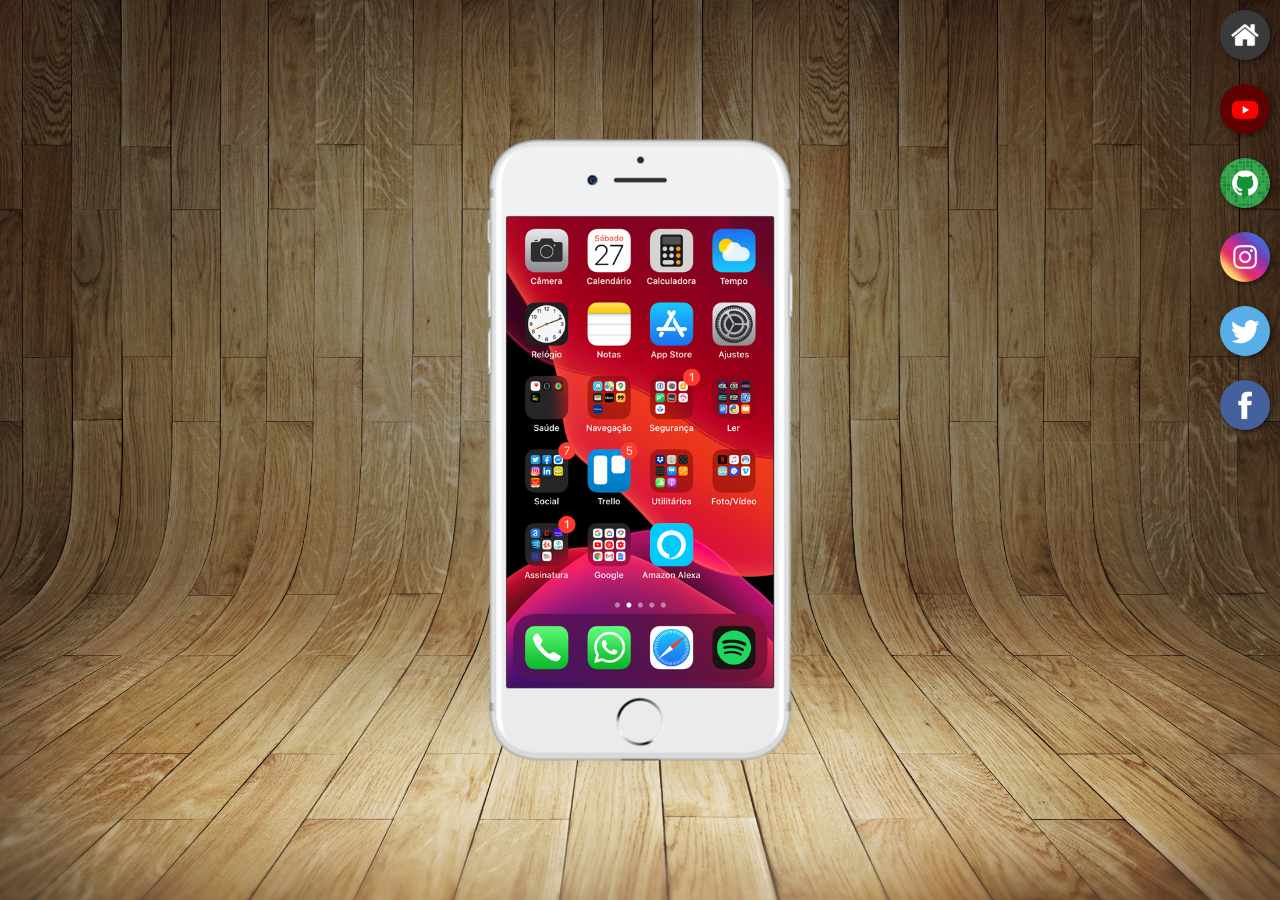
<file: index.html>
<!DOCTYPE html>
<html lang="pt-br">
<head>
    <meta charset="UTF-8">
    <meta http-equiv="X-UA-Compatible" content="IE=edge">
    <meta name="viewport" content="width=device-width, initial-scale=1.0">
    <title>Redes Sociais</title>
    <link rel="stylesheet" href="estilo/style.css">
    <link rel="shortcut icon" href="imagens/favicon.ico" type="image/x-icon">
</head>
<body>
    <section id="telefone">
        <iframe src="home.html" name="tela" id="tela" frameborder="0">
            Seu navegador não é compatível!
        </iframe>
    </section>
    <section id="redes-sociais">
        <a href="home.html" target="tela">
            <img src="imagens/logo-home.jpg" alt="Home">
        </a>
            <br>
        <a href="youtube.html" target="tela">
            <img src="imagens/logo-youtube.jpg" alt="Youtube">
        </a>
            <br>
        <a href="github.html" target="tela">
            <img src="imagens/logo-github.jpg" alt="GitHub">
        </a>
            <br>
        <a href="instagram.html" target="tela">
            <img src="imagens/logo-instagram.jpg" alt="Instagram">
        </a>
            <br>
        <a href="twitter.html" target="tela">
            <img src="imagens/logo-twitter.jpg" alt="Twitter">
        </a>
            <br>
        <a href="facebook.html" target="tela">
            <img src="imagens/logo-facebook.jpg" alt="Facebook">
        </a>
            <br>
    </section>
</body>
</html>
</file>
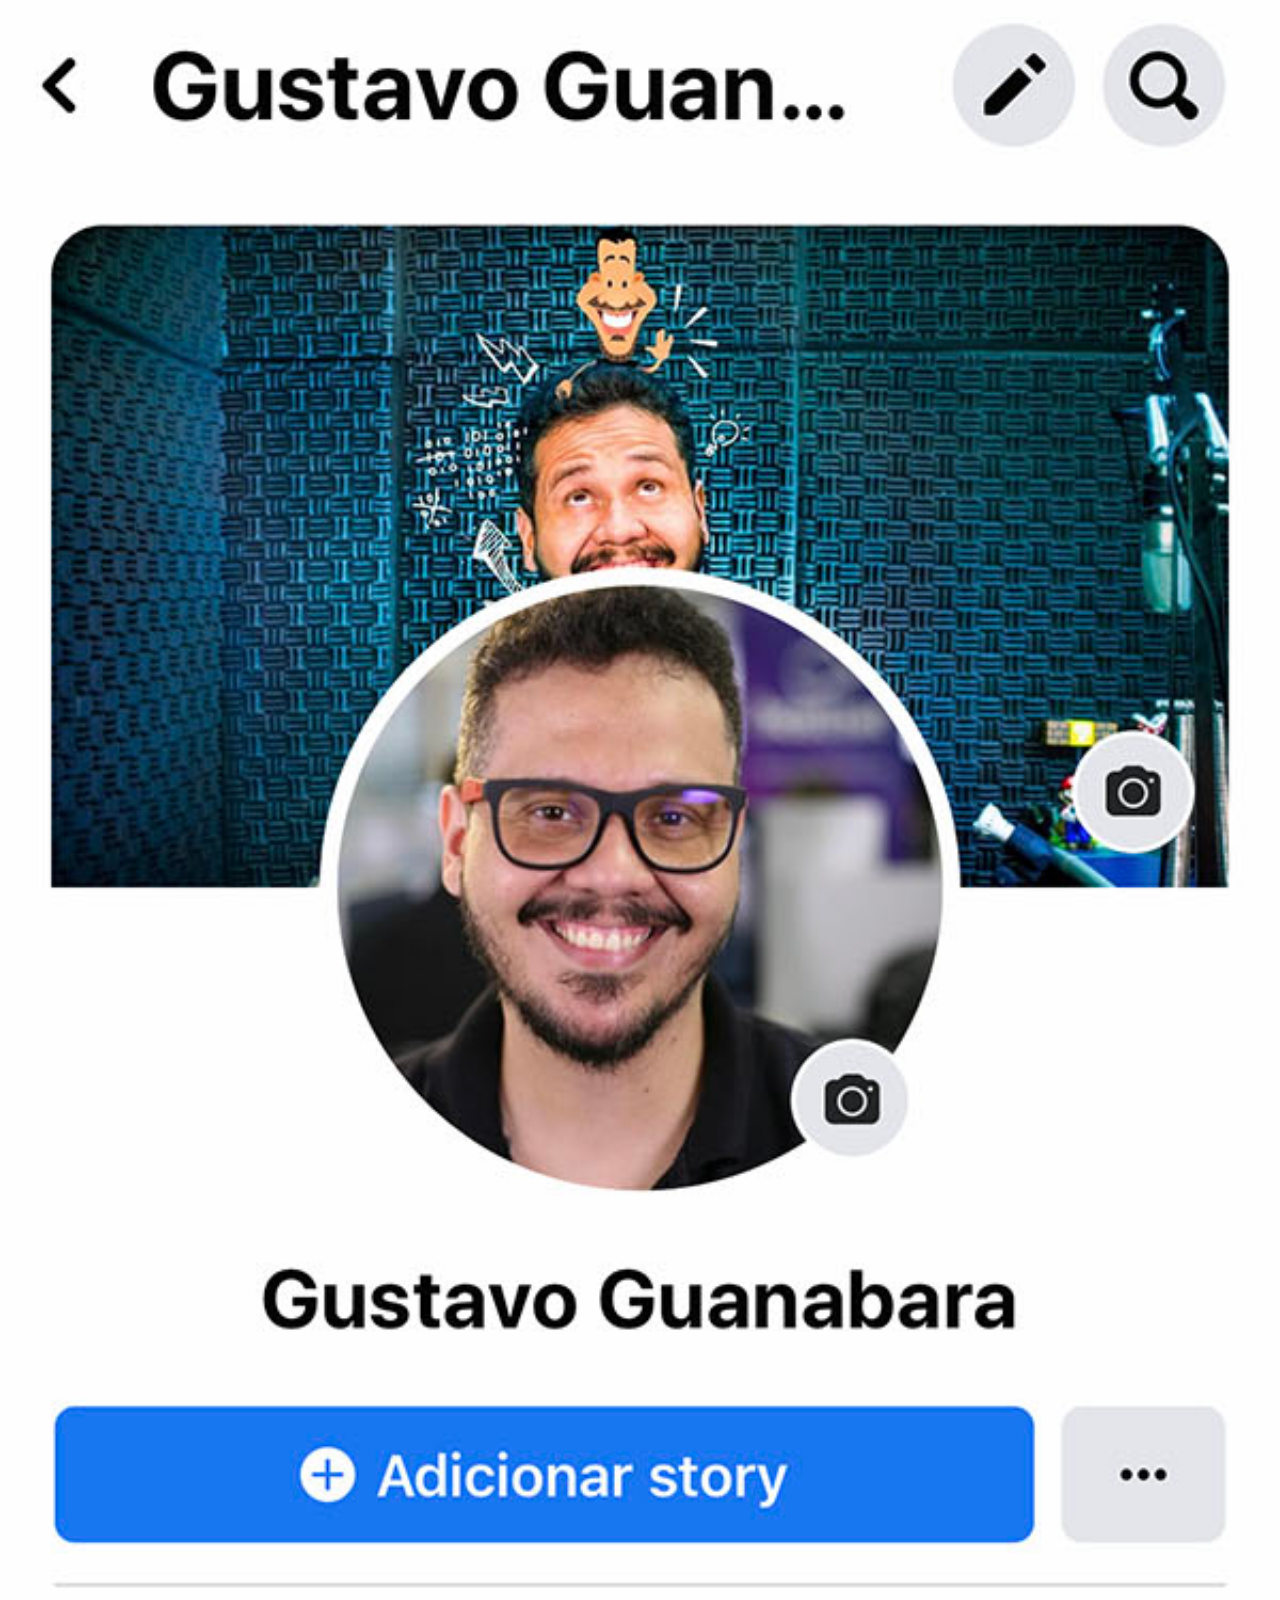
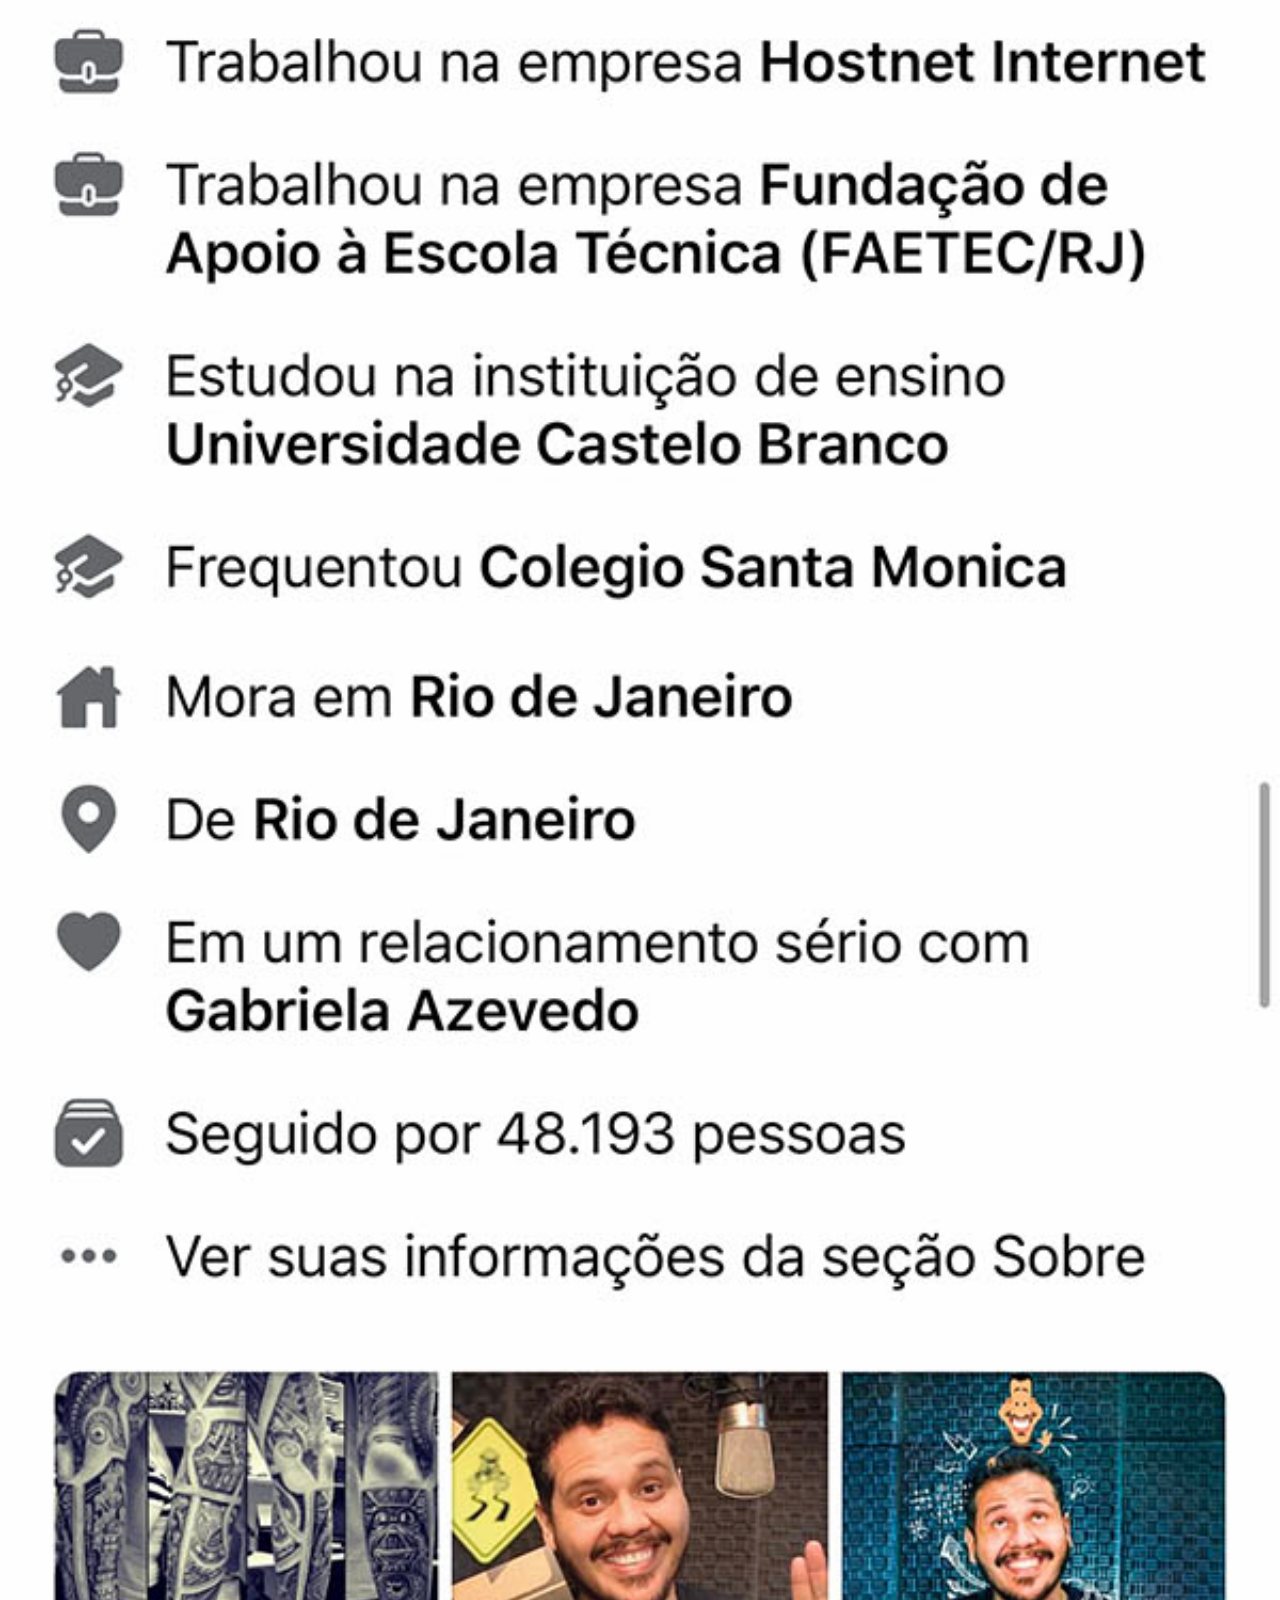
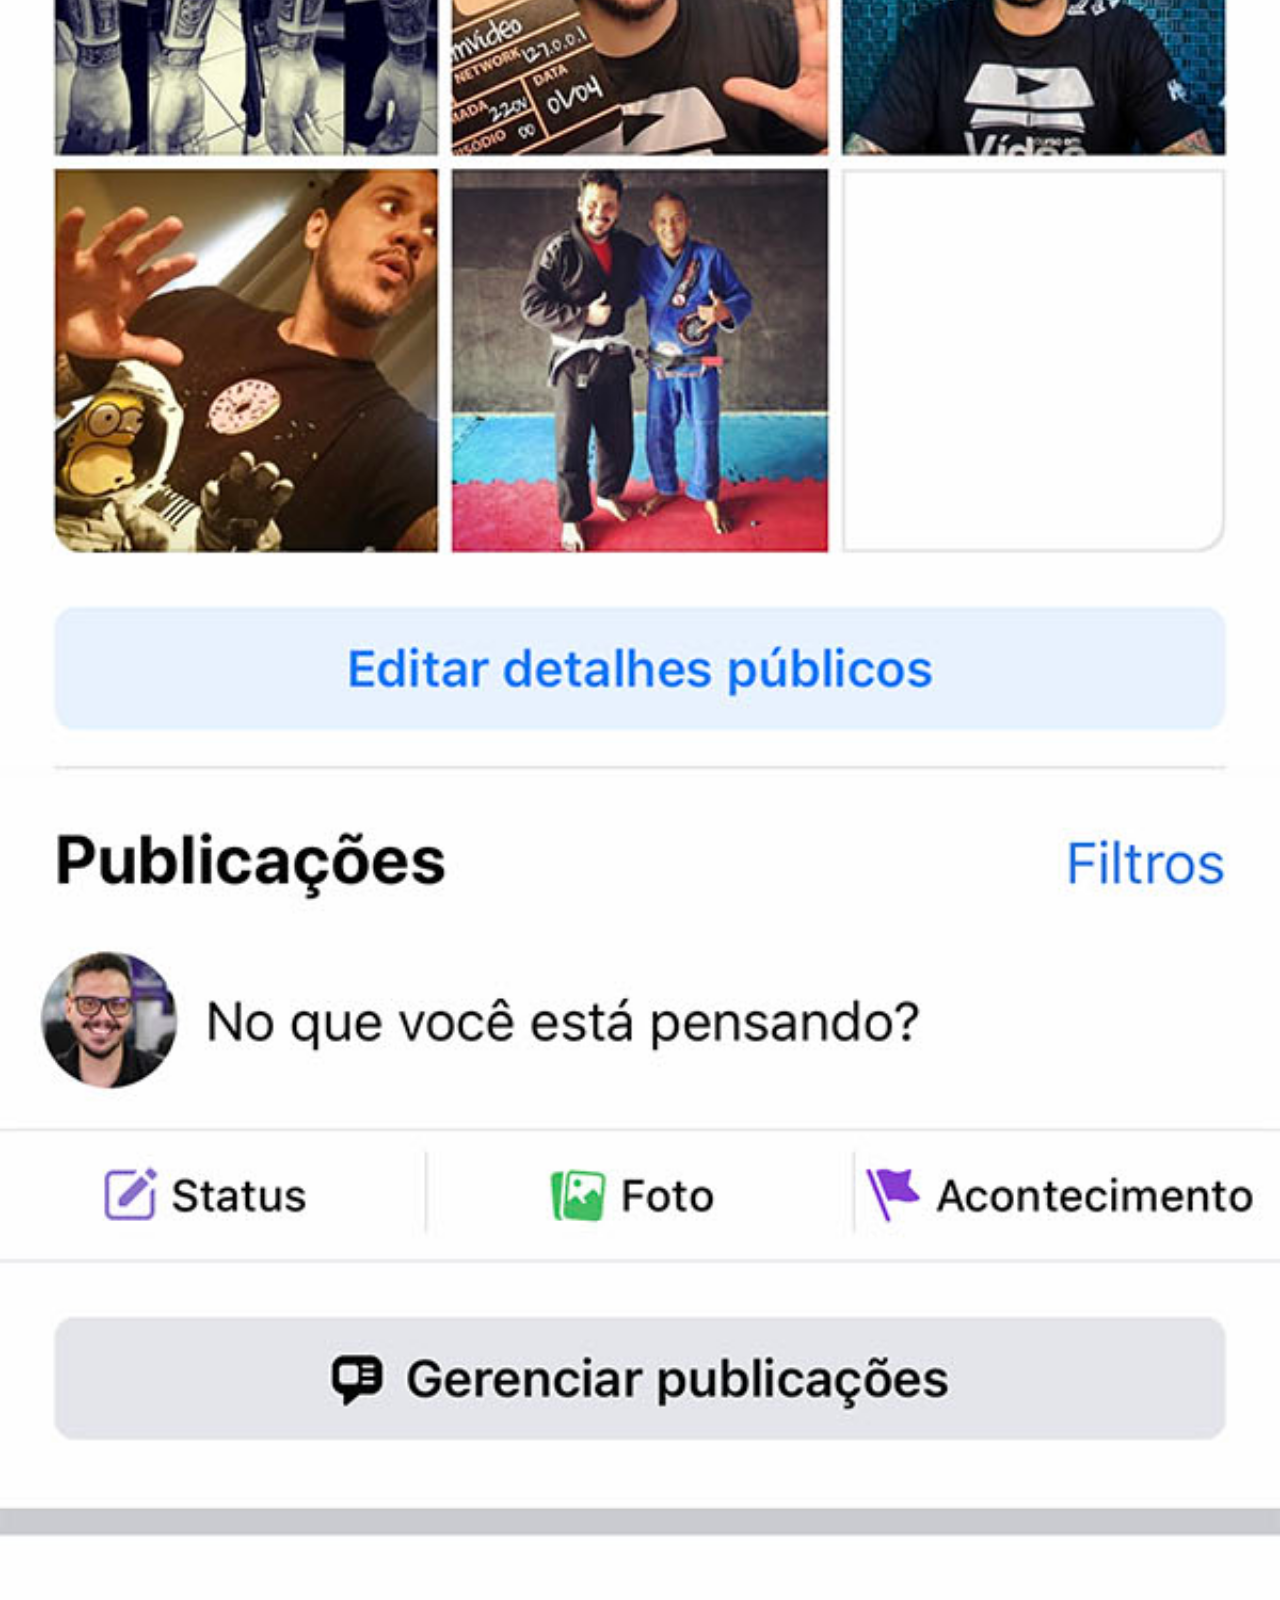
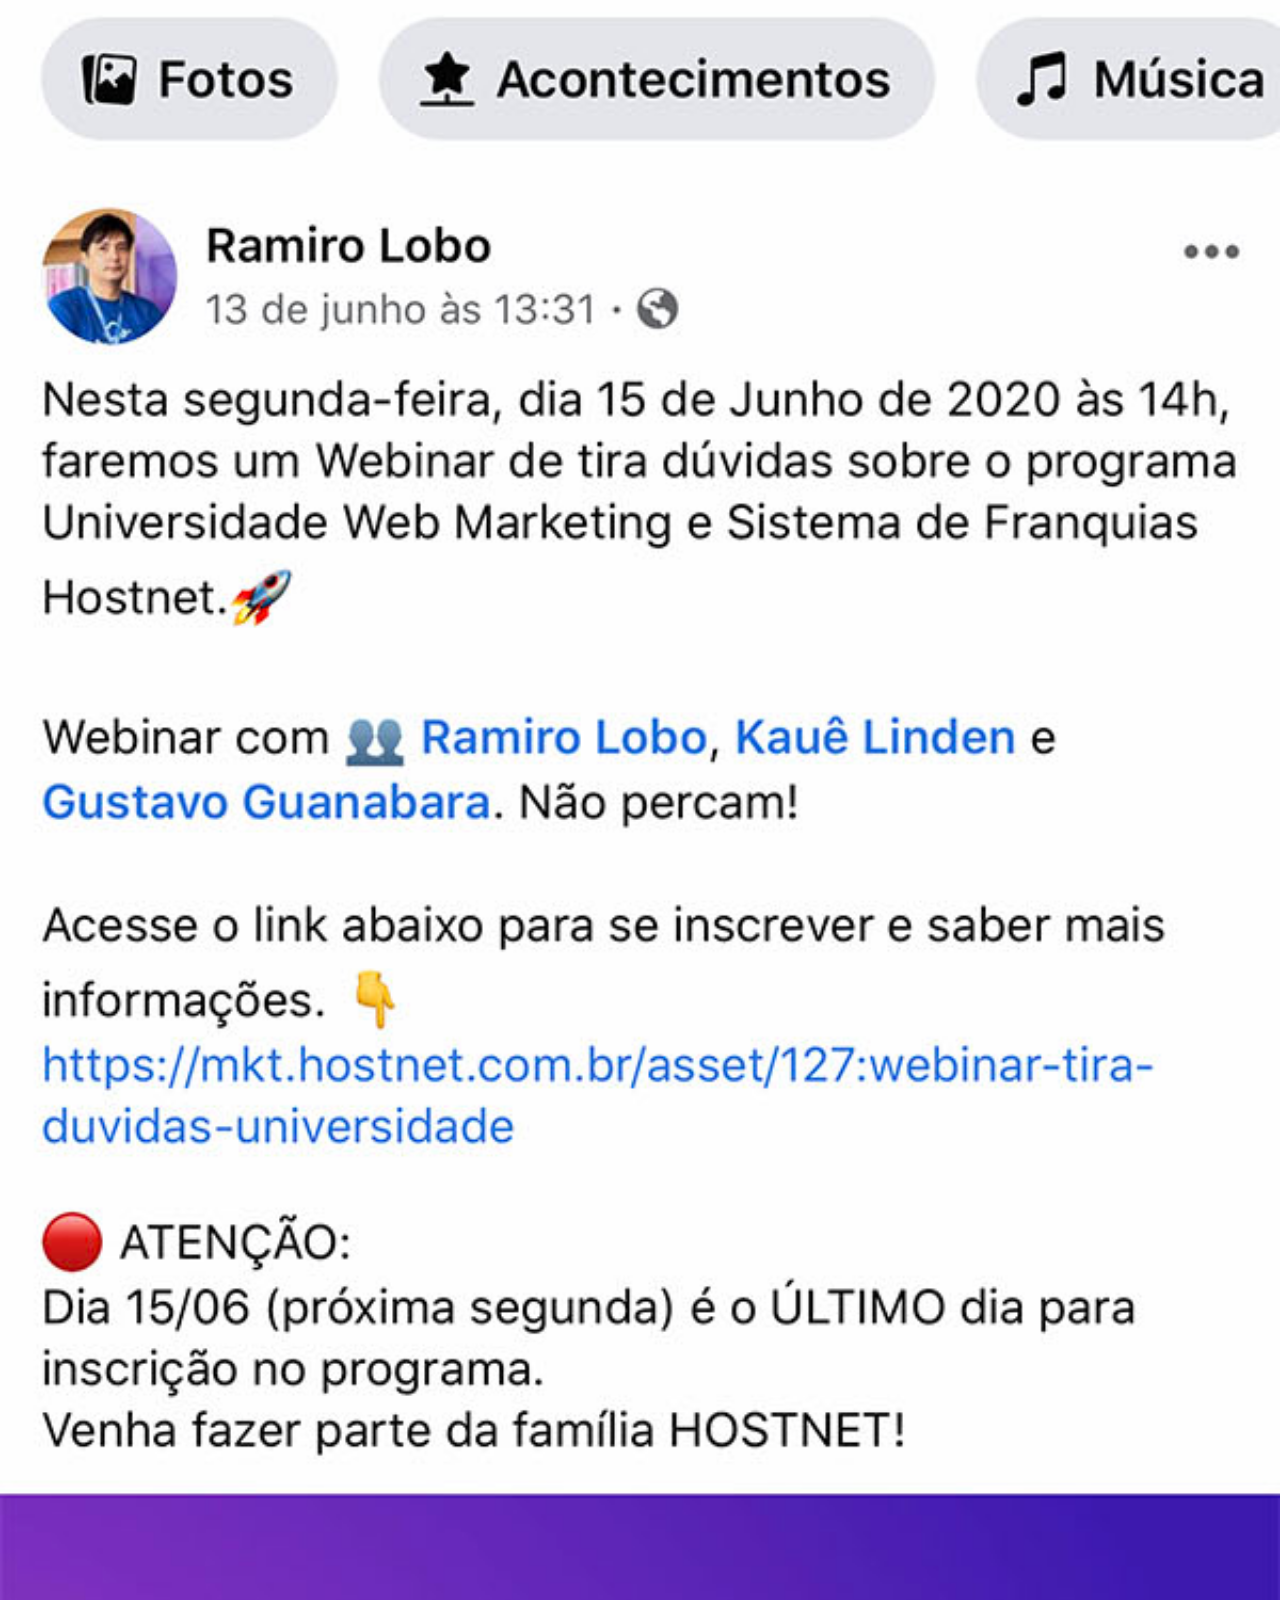
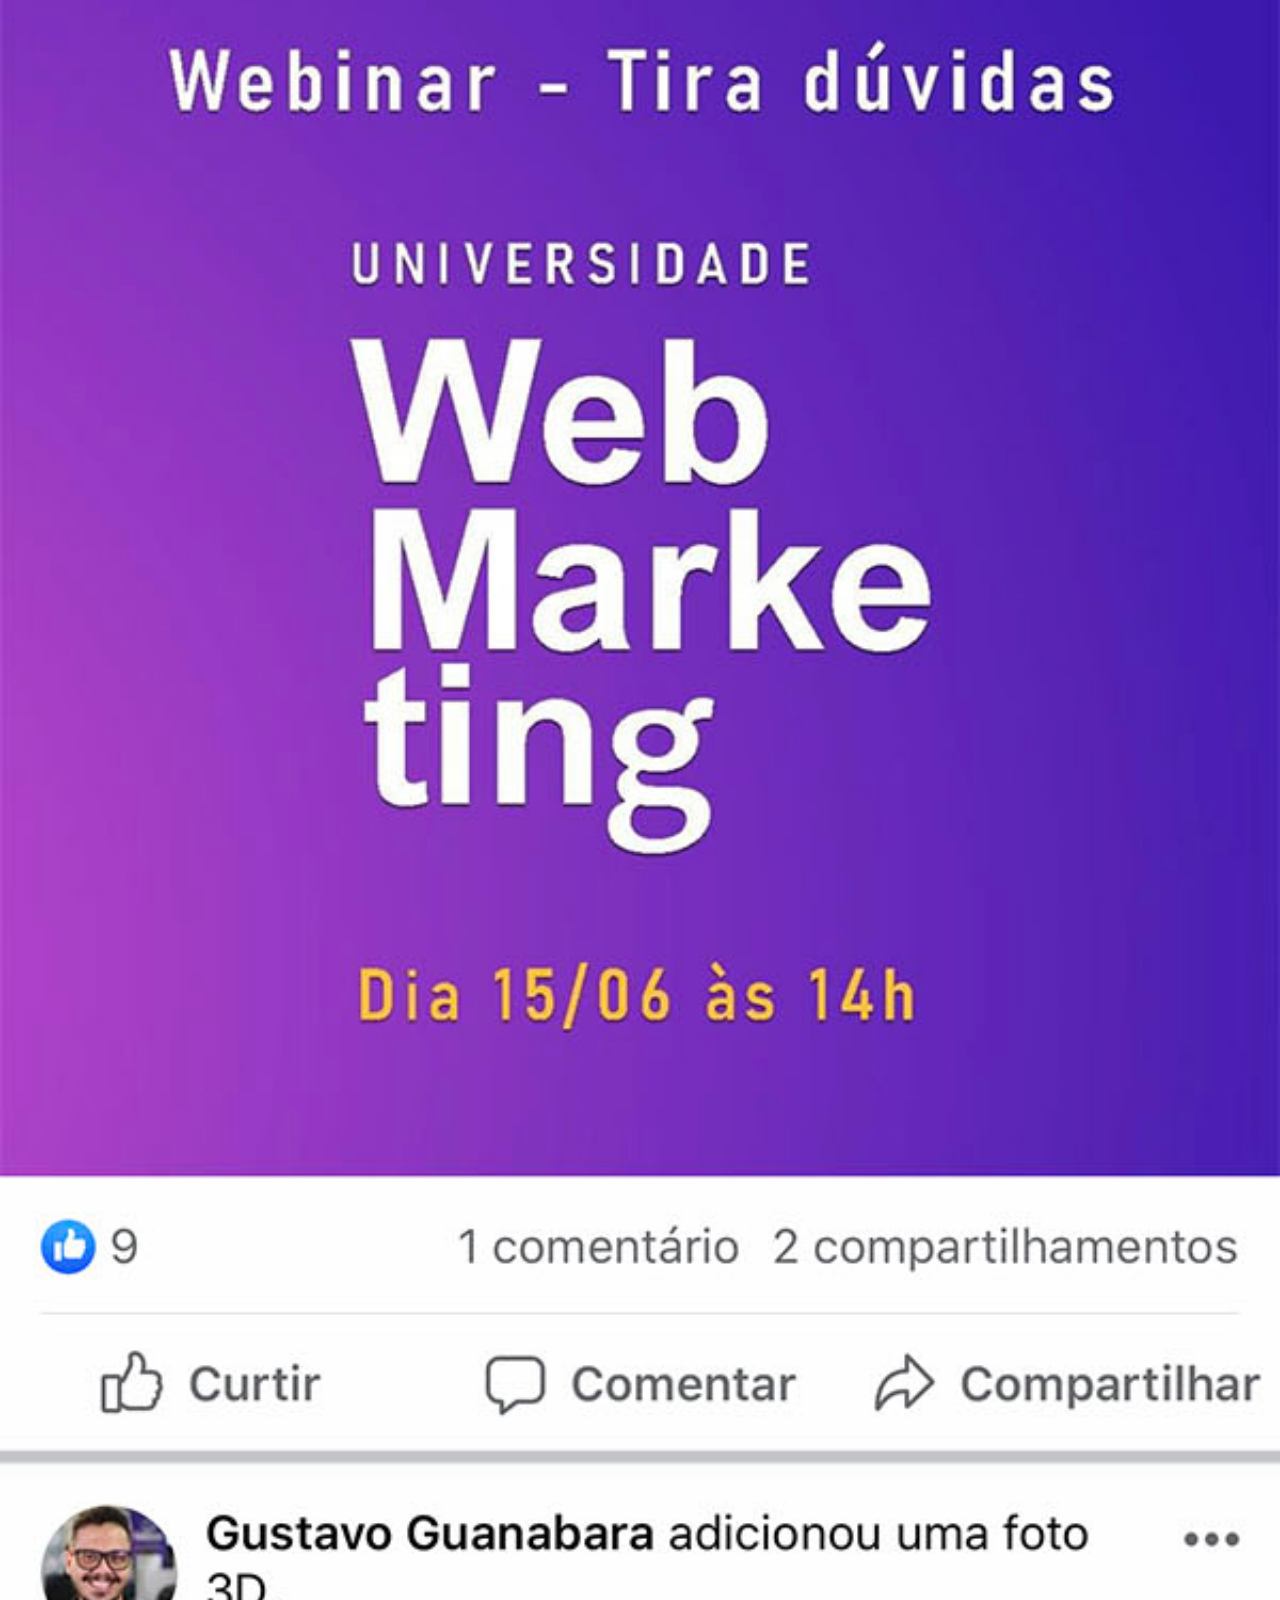
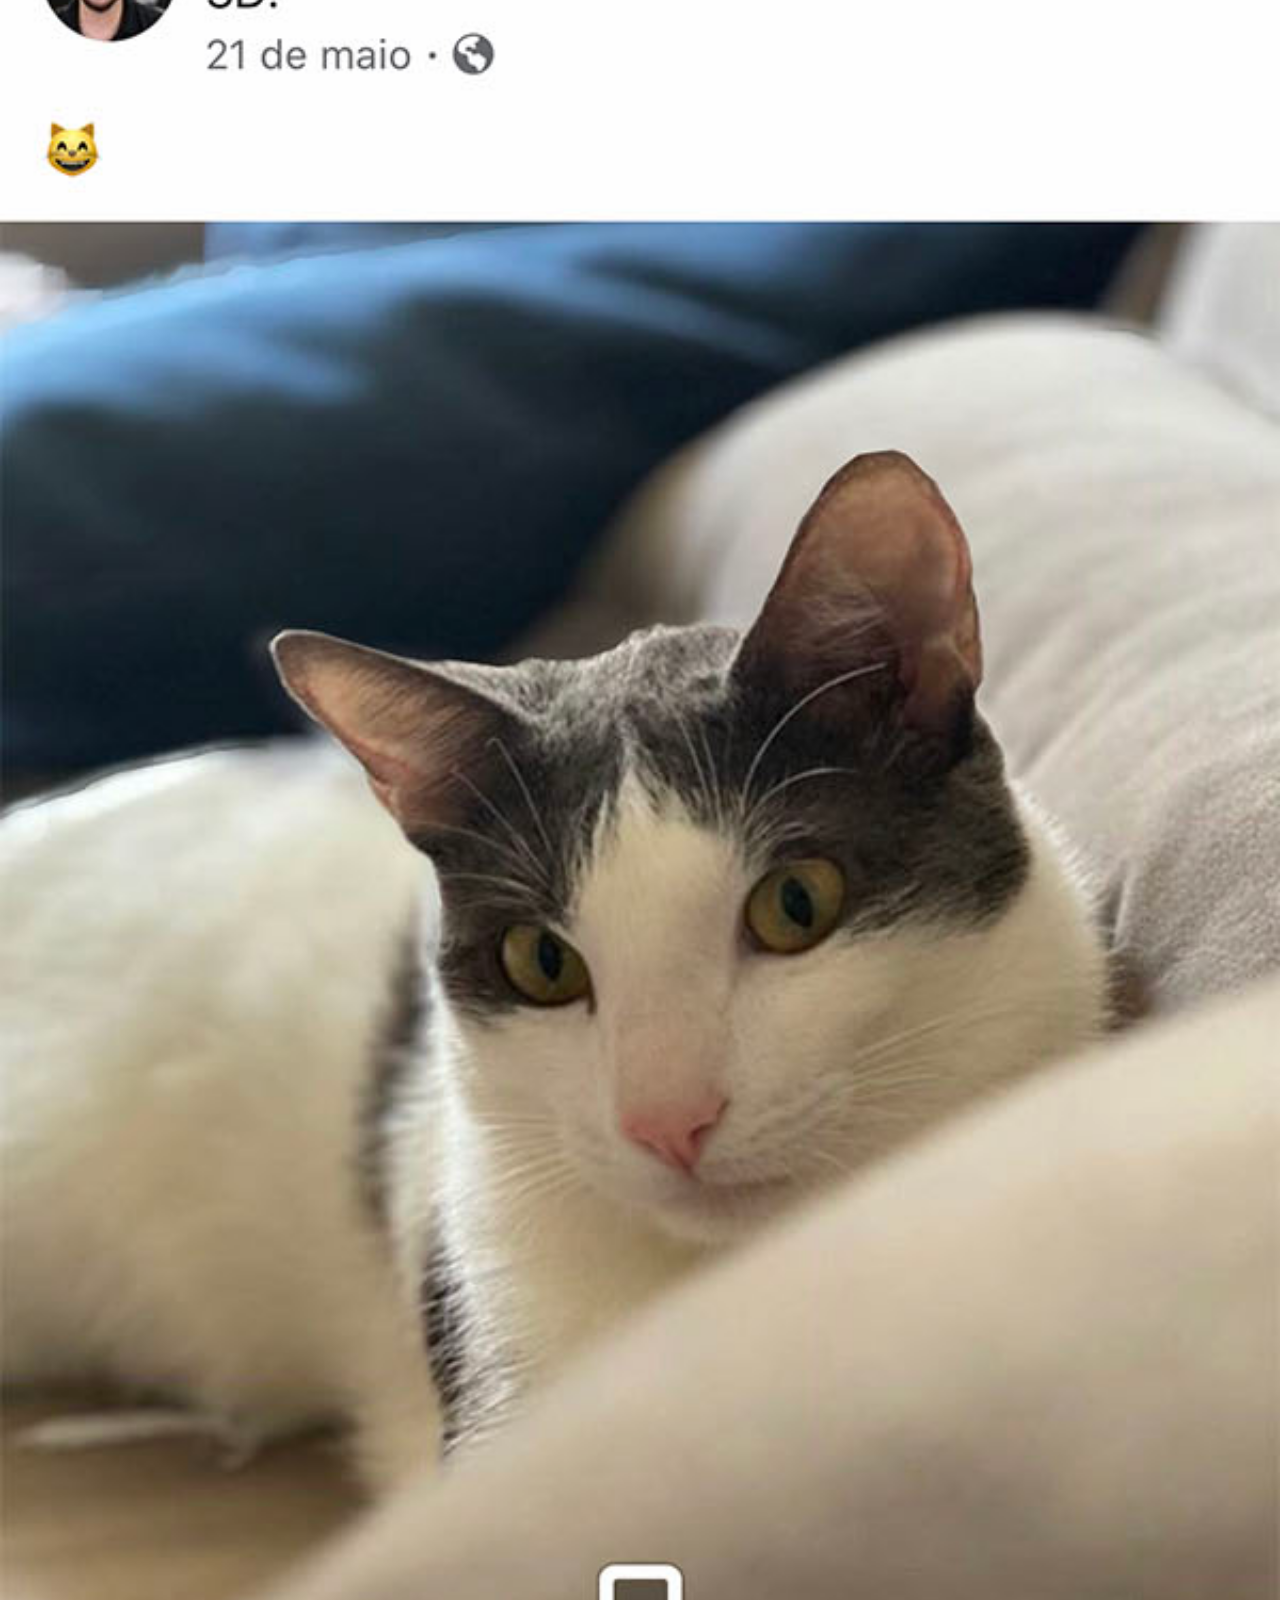
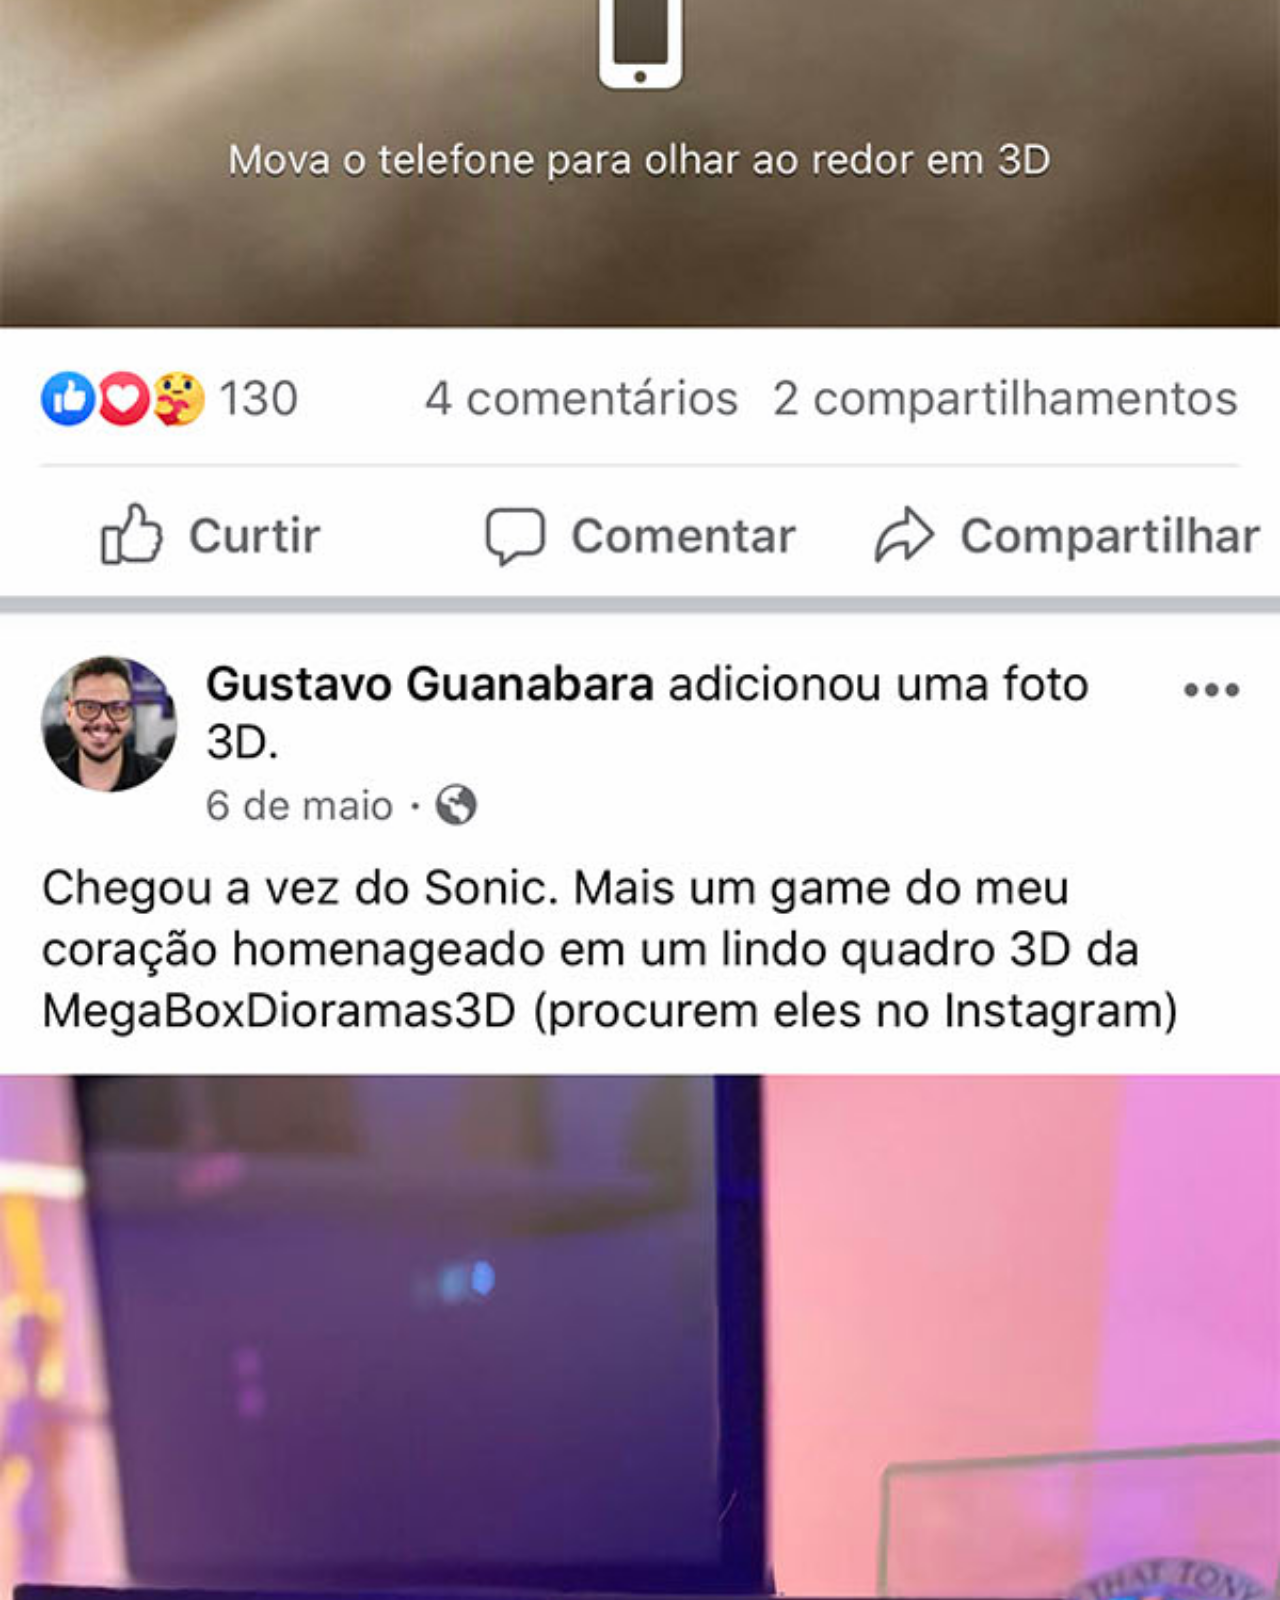
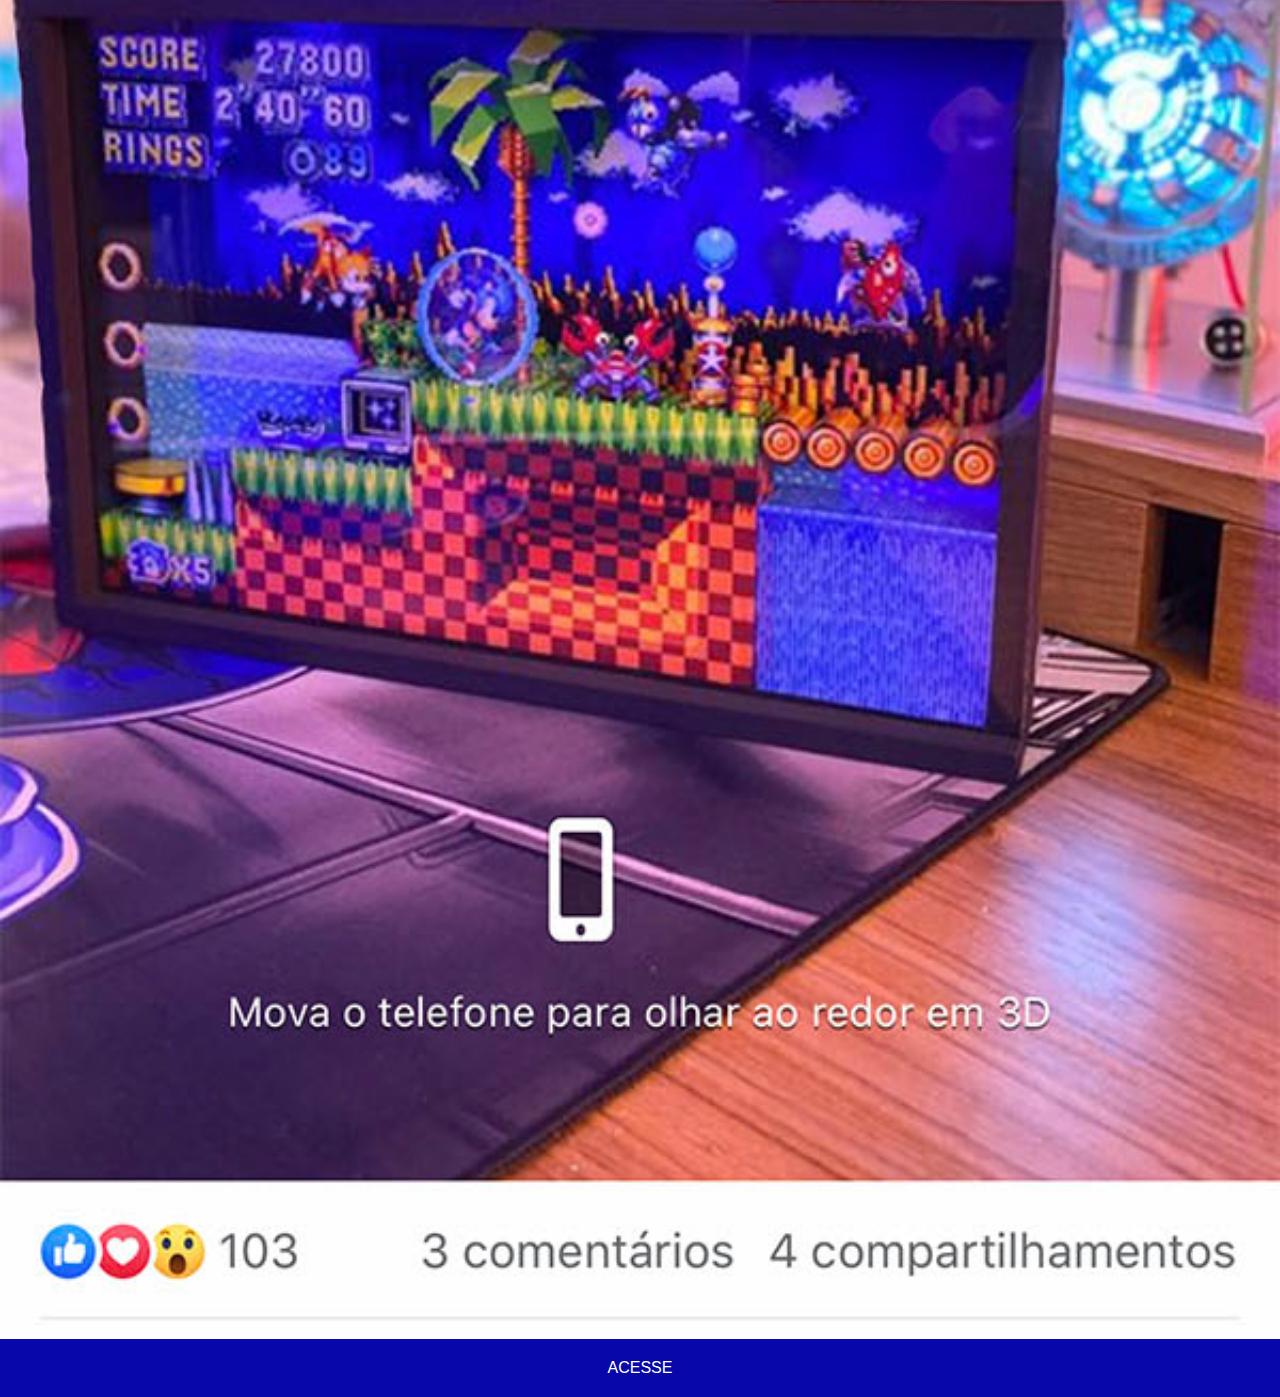
<file: facebook.html>
<!DOCTYPE html>
<html lang="pt-br">
<head>
    <meta charset="UTF-8">
    <meta http-equiv="X-UA-Compatible" content="IE=edge">
    <meta name="viewport" content="width=device-width, initial-scale=1.0">
    <title>Facebook</title>
    <style>
        *{
            margin: 0;
            padding: 0;
        }

        ::-webkit-scrollbar{
            width: 0px;
            height: 0px;
        }

        img{
            width: 100vw;
            margin-bottom: -3px;
        }

        a{
            font-family: 'Franklin Gothic Medium', 'Arial Narrow', Arial, sans-serif;
            display: block;
            background-color: rgb(7, 7, 170);
            padding: 20px;
            text-align: center;
            text-decoration: none;
            color: white;
        }
    </style>
</head>
<body>
    <img src="imagens/tela-facebook.jpg" alt="Facebook">
    <a href="https://pt-br.facebook.com/CursosEmVideo/" target="_blank"> ACESSE </a>
</body>
</html>
</file>
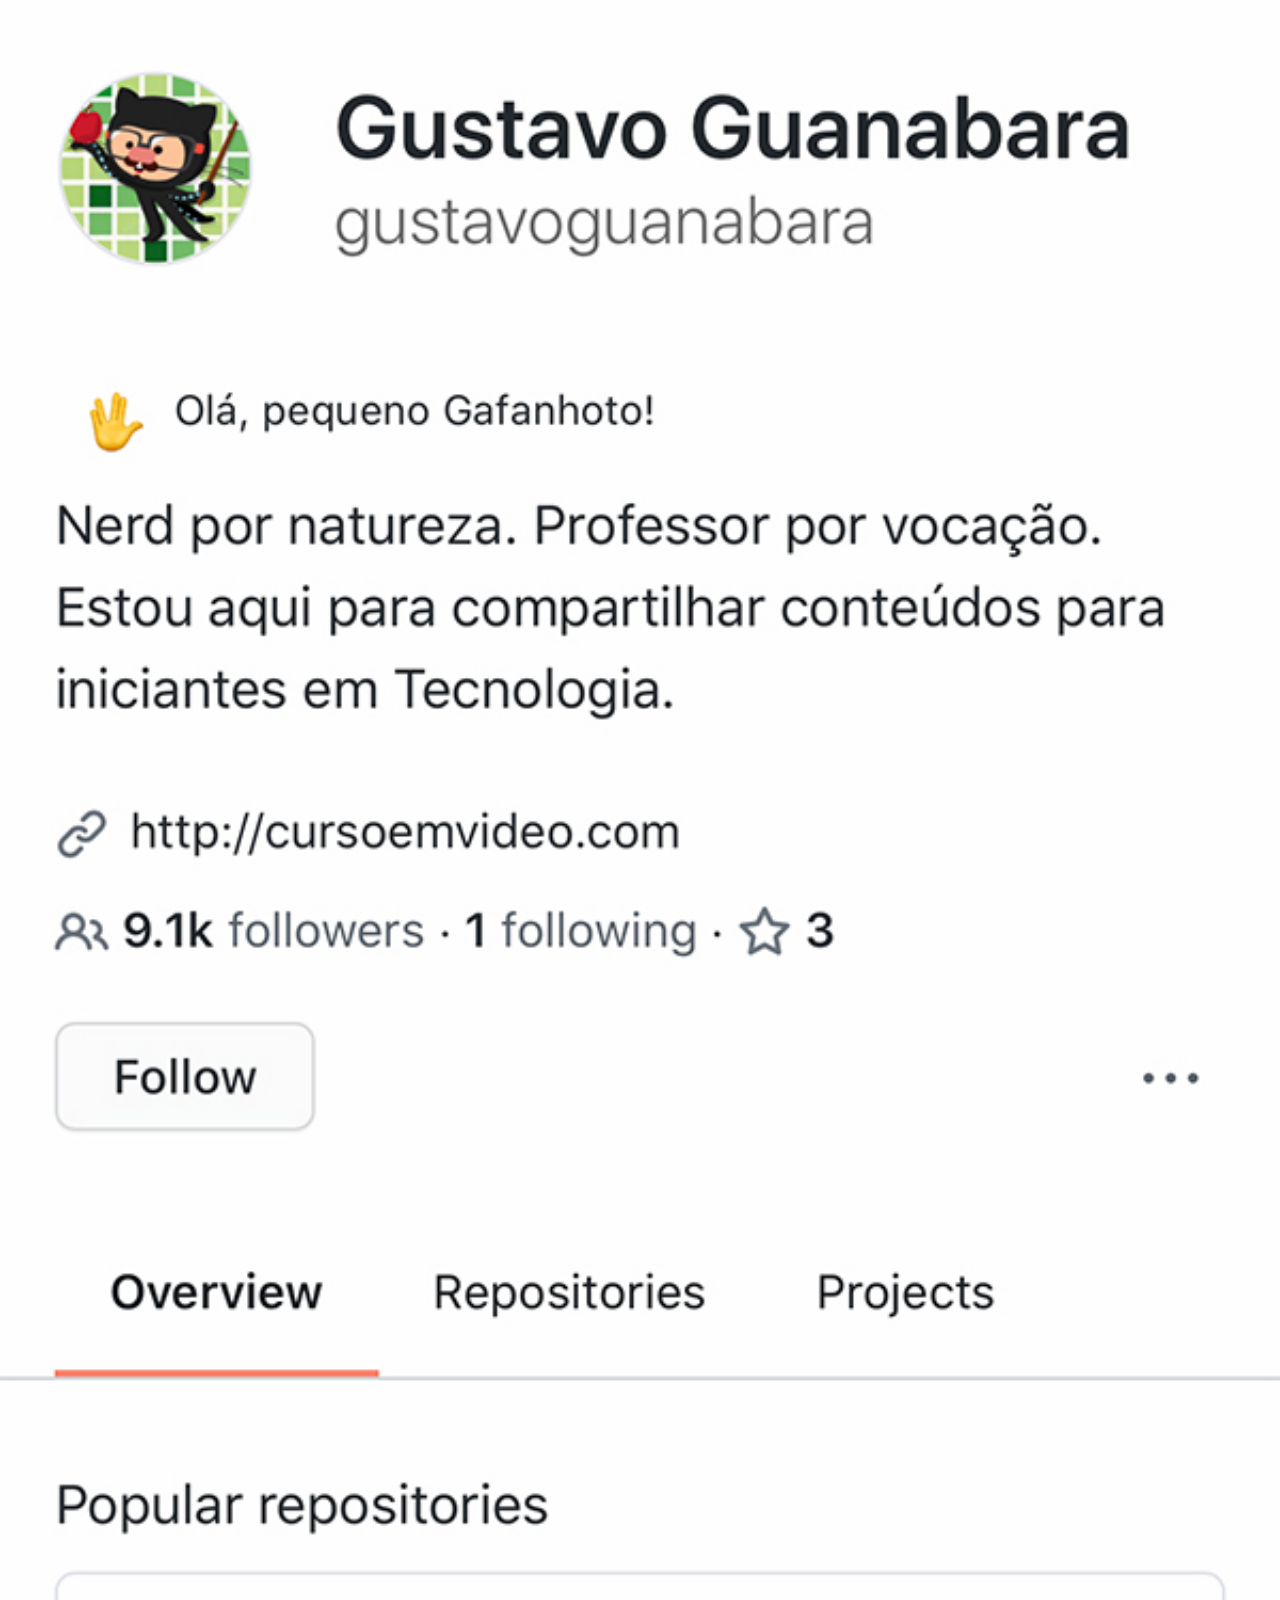
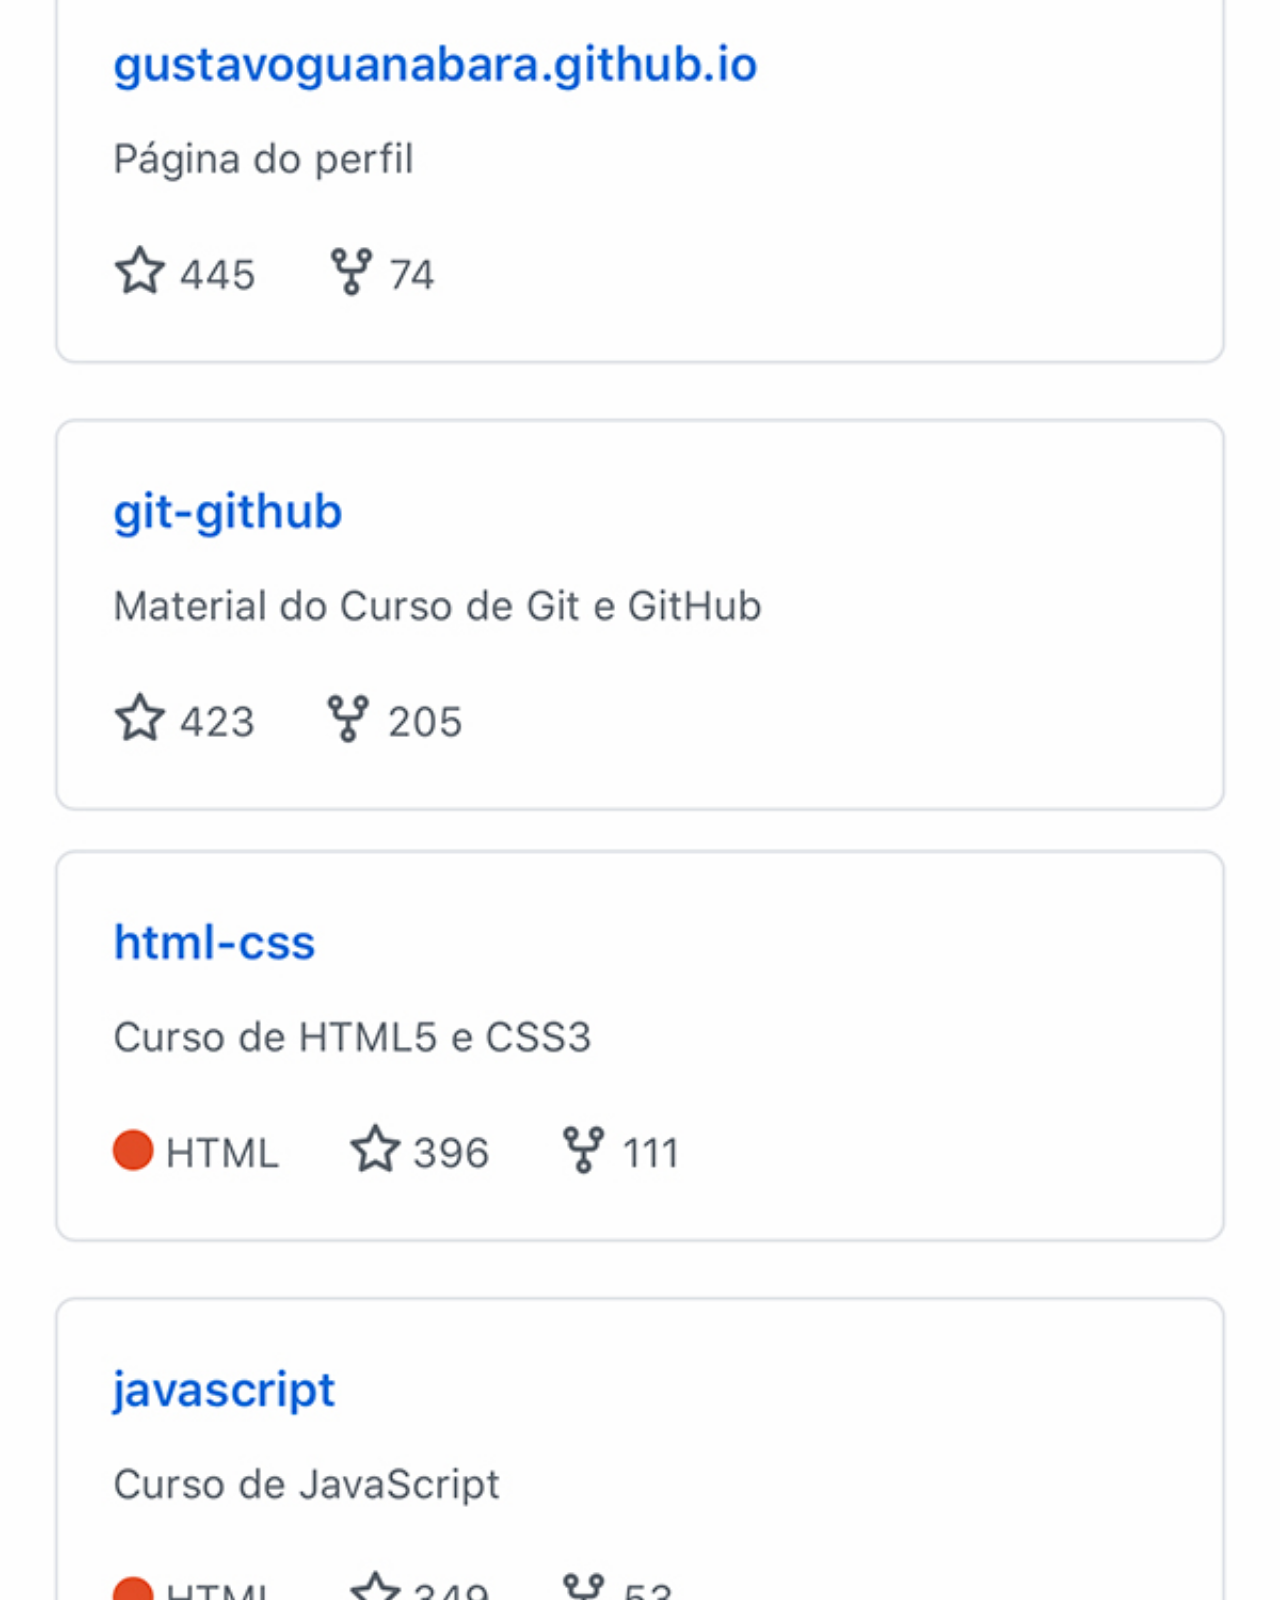
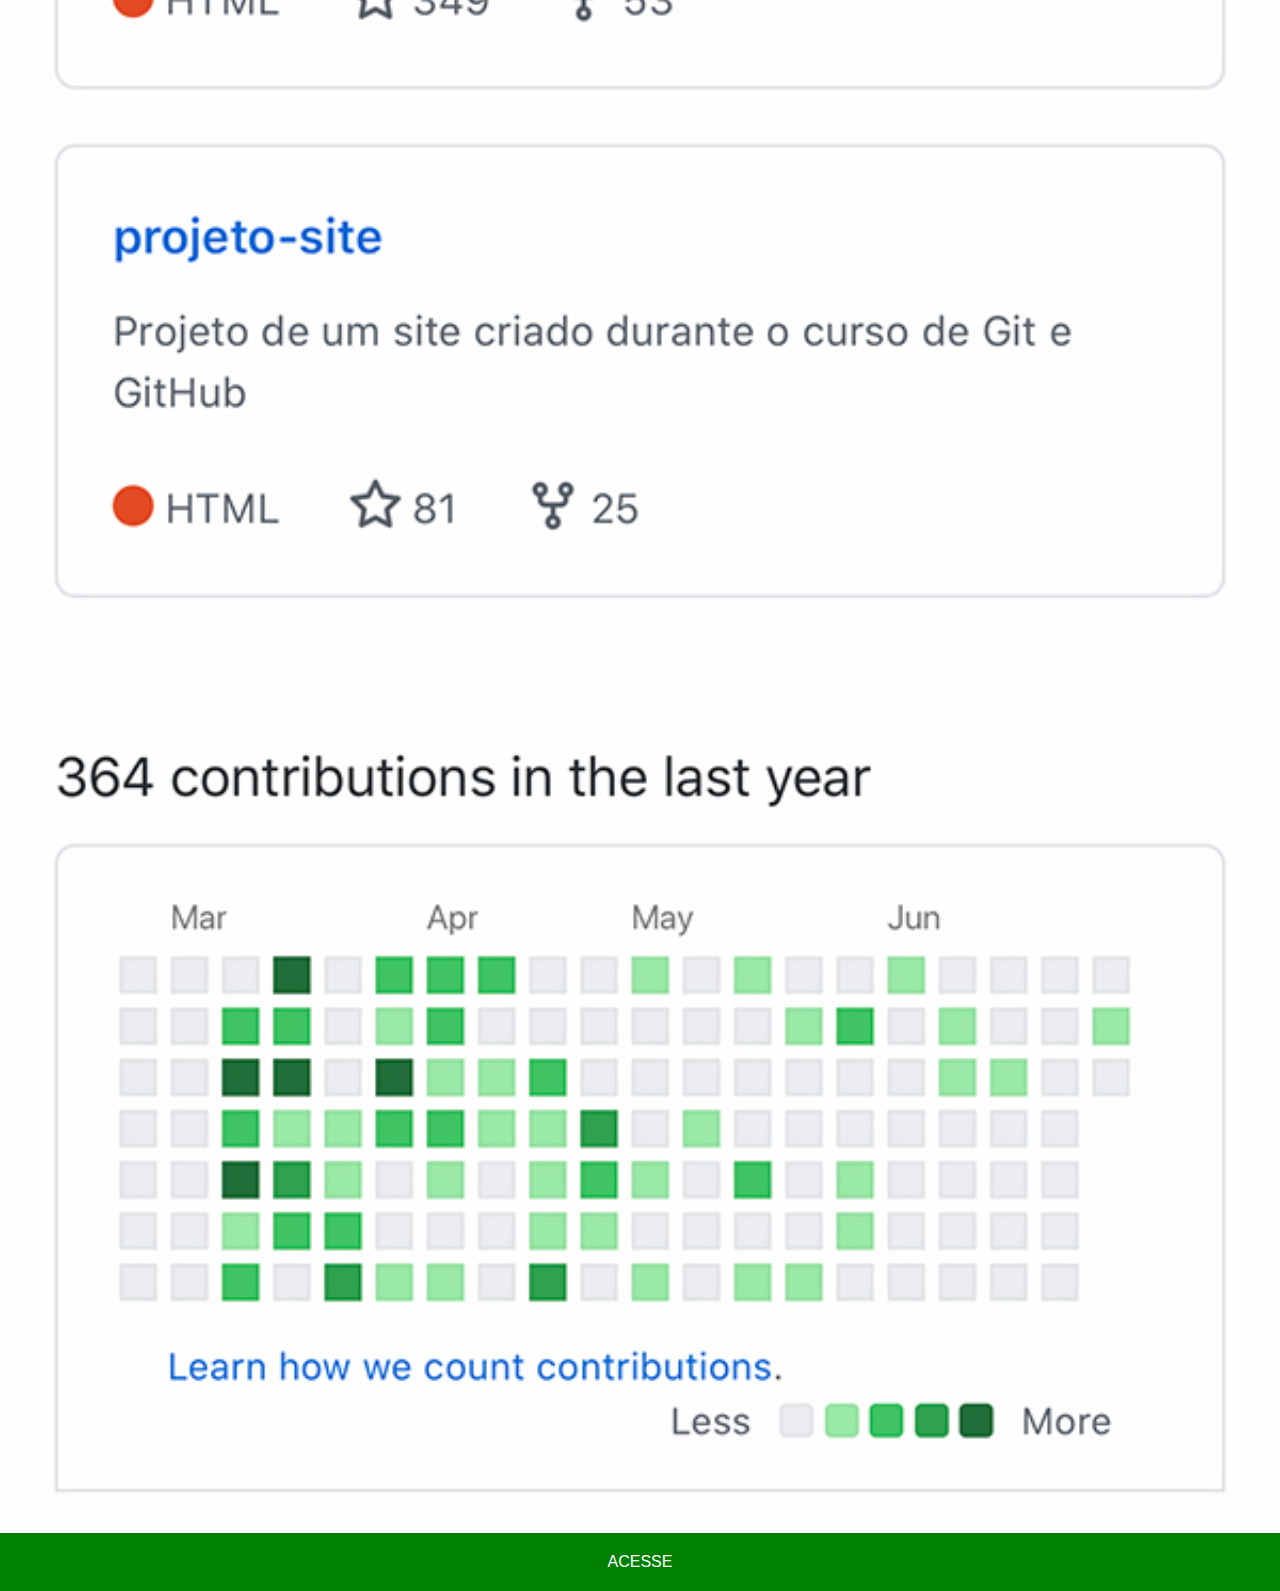
<file: github.html>
<!DOCTYPE html>
<html lang="pt-br">
<head>
    <meta charset="UTF-8">
    <meta http-equiv="X-UA-Compatible" content="IE=edge">
    <meta name="viewport" content="width=device-width, initial-scale=1.0">
    <title>Github</title>
    <style>
        *{
            margin: 0;
            padding: 0;
        }

        ::-webkit-scrollbar{
            width: 0px;
            height: 0px;
        }

        img{
            width: 100vw;
            margin-bottom: -3px;
        }

        a{
            font-family: 'Franklin Gothic Medium', 'Arial Narrow', Arial, sans-serif;
            display: block;
            background-color: green;
            padding: 20px;
            text-align: center;
            text-decoration: none;
            color: white;
        }
    </style>
</head>
<body>
    <img src="imagens/tela-github.jpg" alt="Github">
    <a href="https://github.com/professorguanabara" target="_blank"> ACESSE </a>
</body>
</html>
</file>
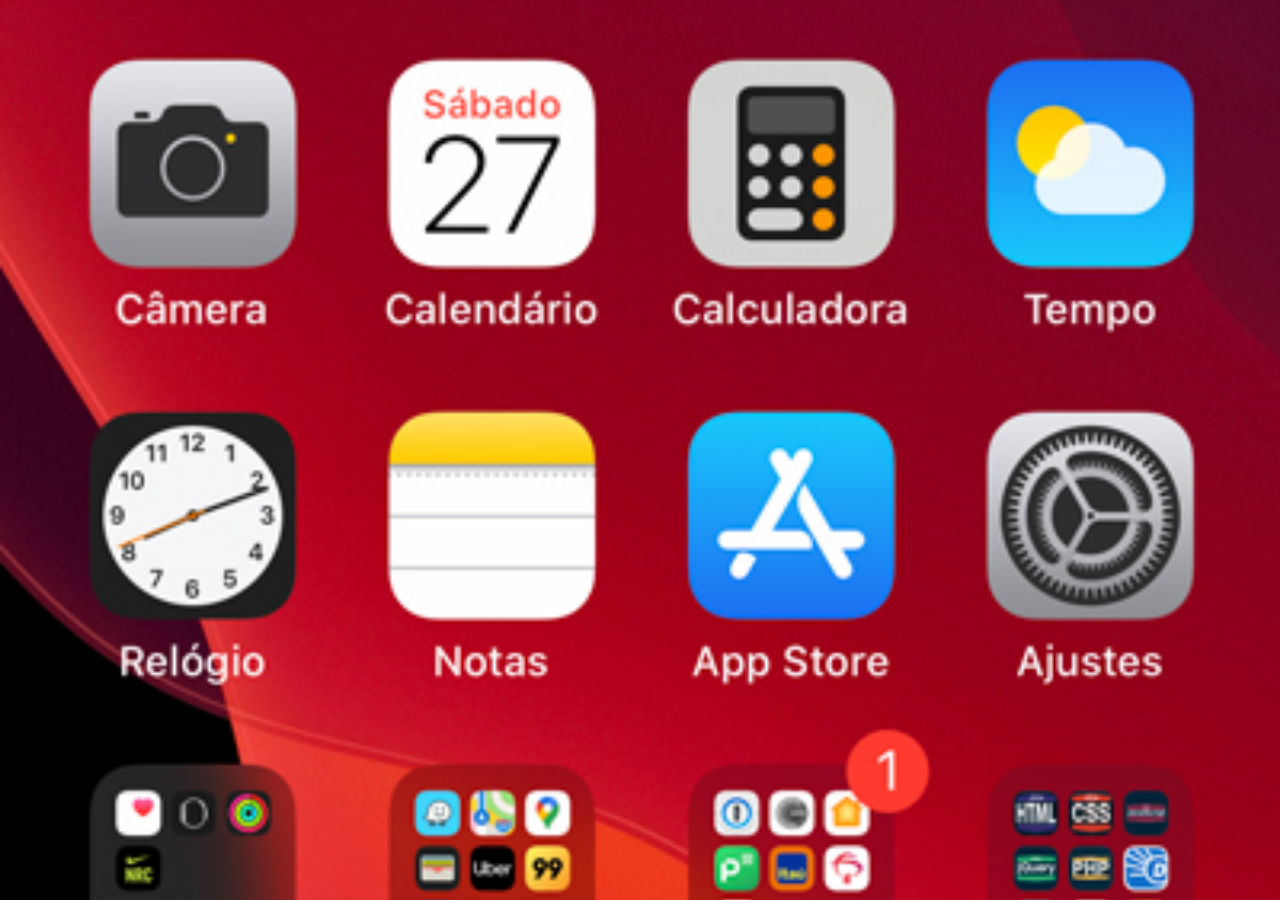
<file: home.html>
<!DOCTYPE html>
<html lang="pt-br">
<head>
    <meta charset="UTF-8">
    <meta http-equiv="X-UA-Compatible" content="IE=edge">
    <meta name="viewport" content="width=device-width, initial-scale=1.0">
    <title>Home</title>
</head>
<style>
    * {
        margin: 0px;
        padding: 0px;
    }

    body{
        width: 100vw;
        height: 100vh;
        background: black url('imagens/tela-home.jpg') no-repeat top center;
        background-size: cover;
    }
    
</style>
<body>
    
</body>
</html>
</file>
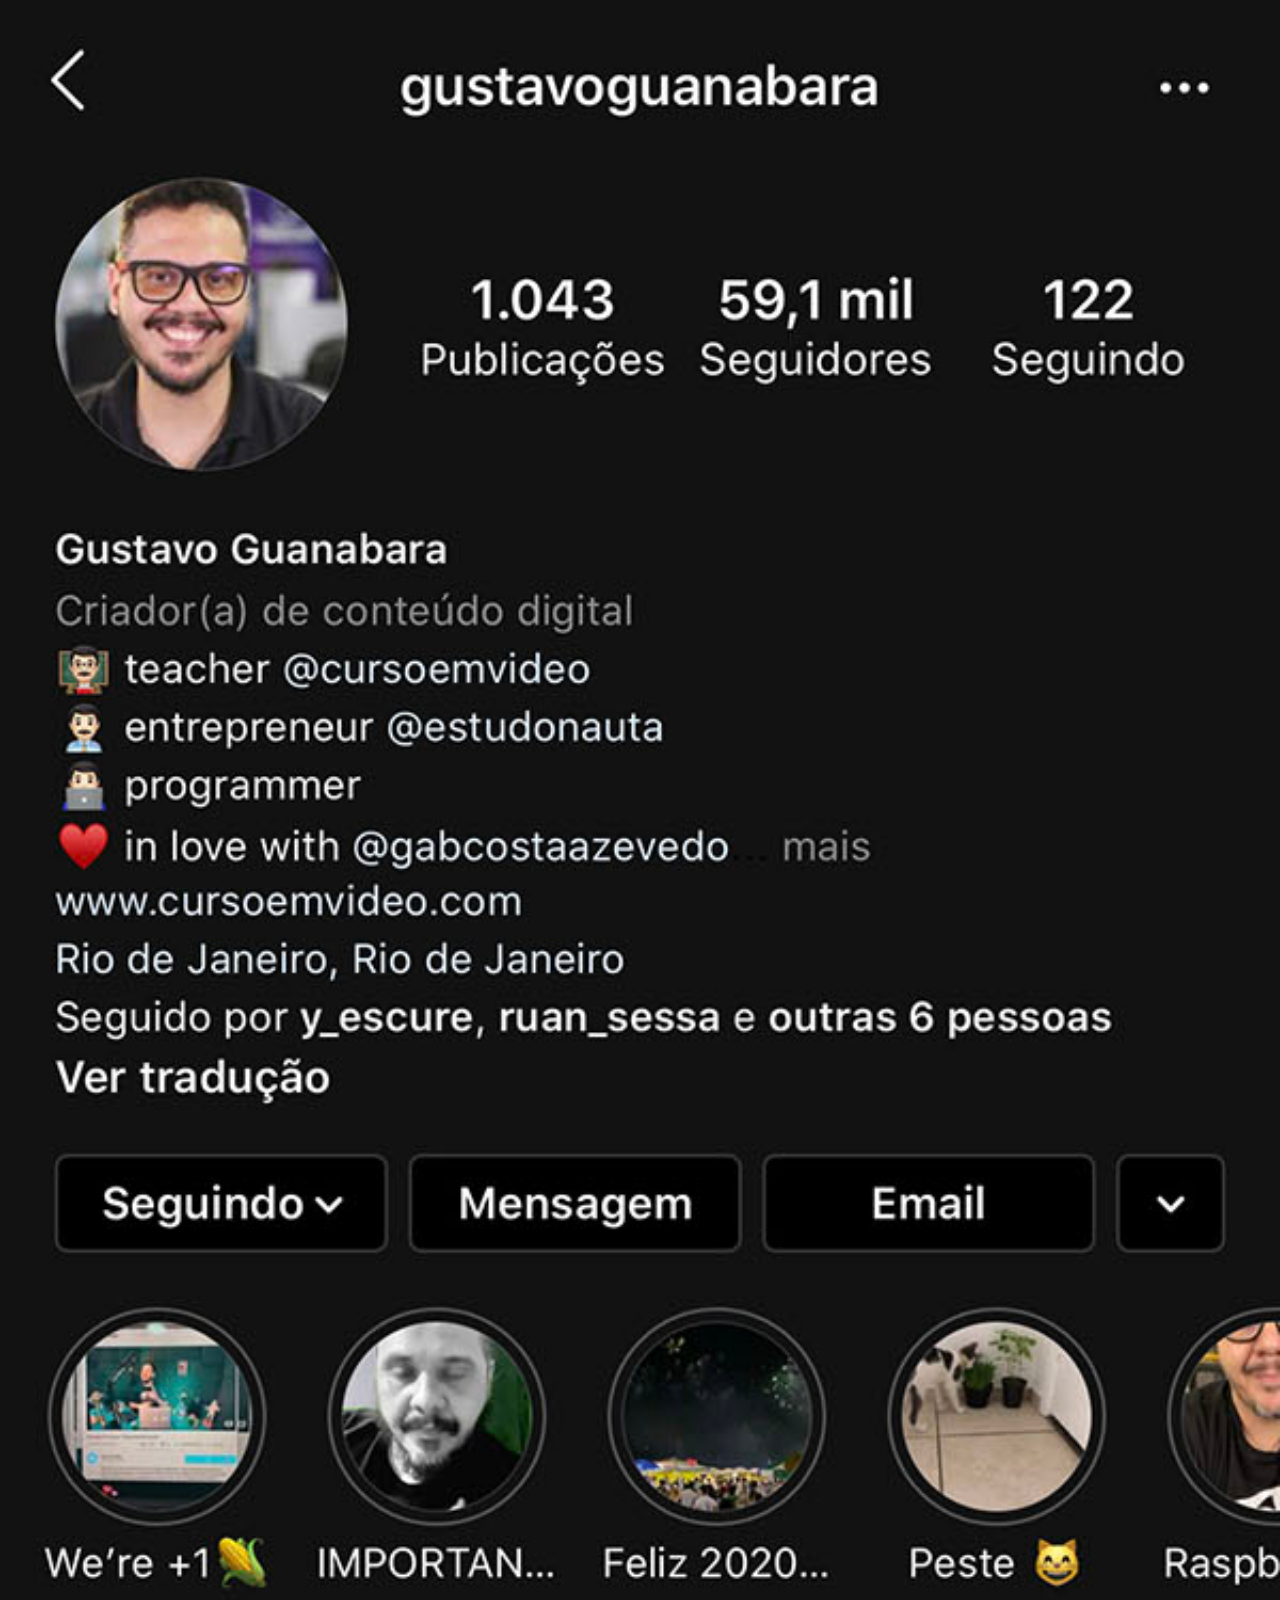
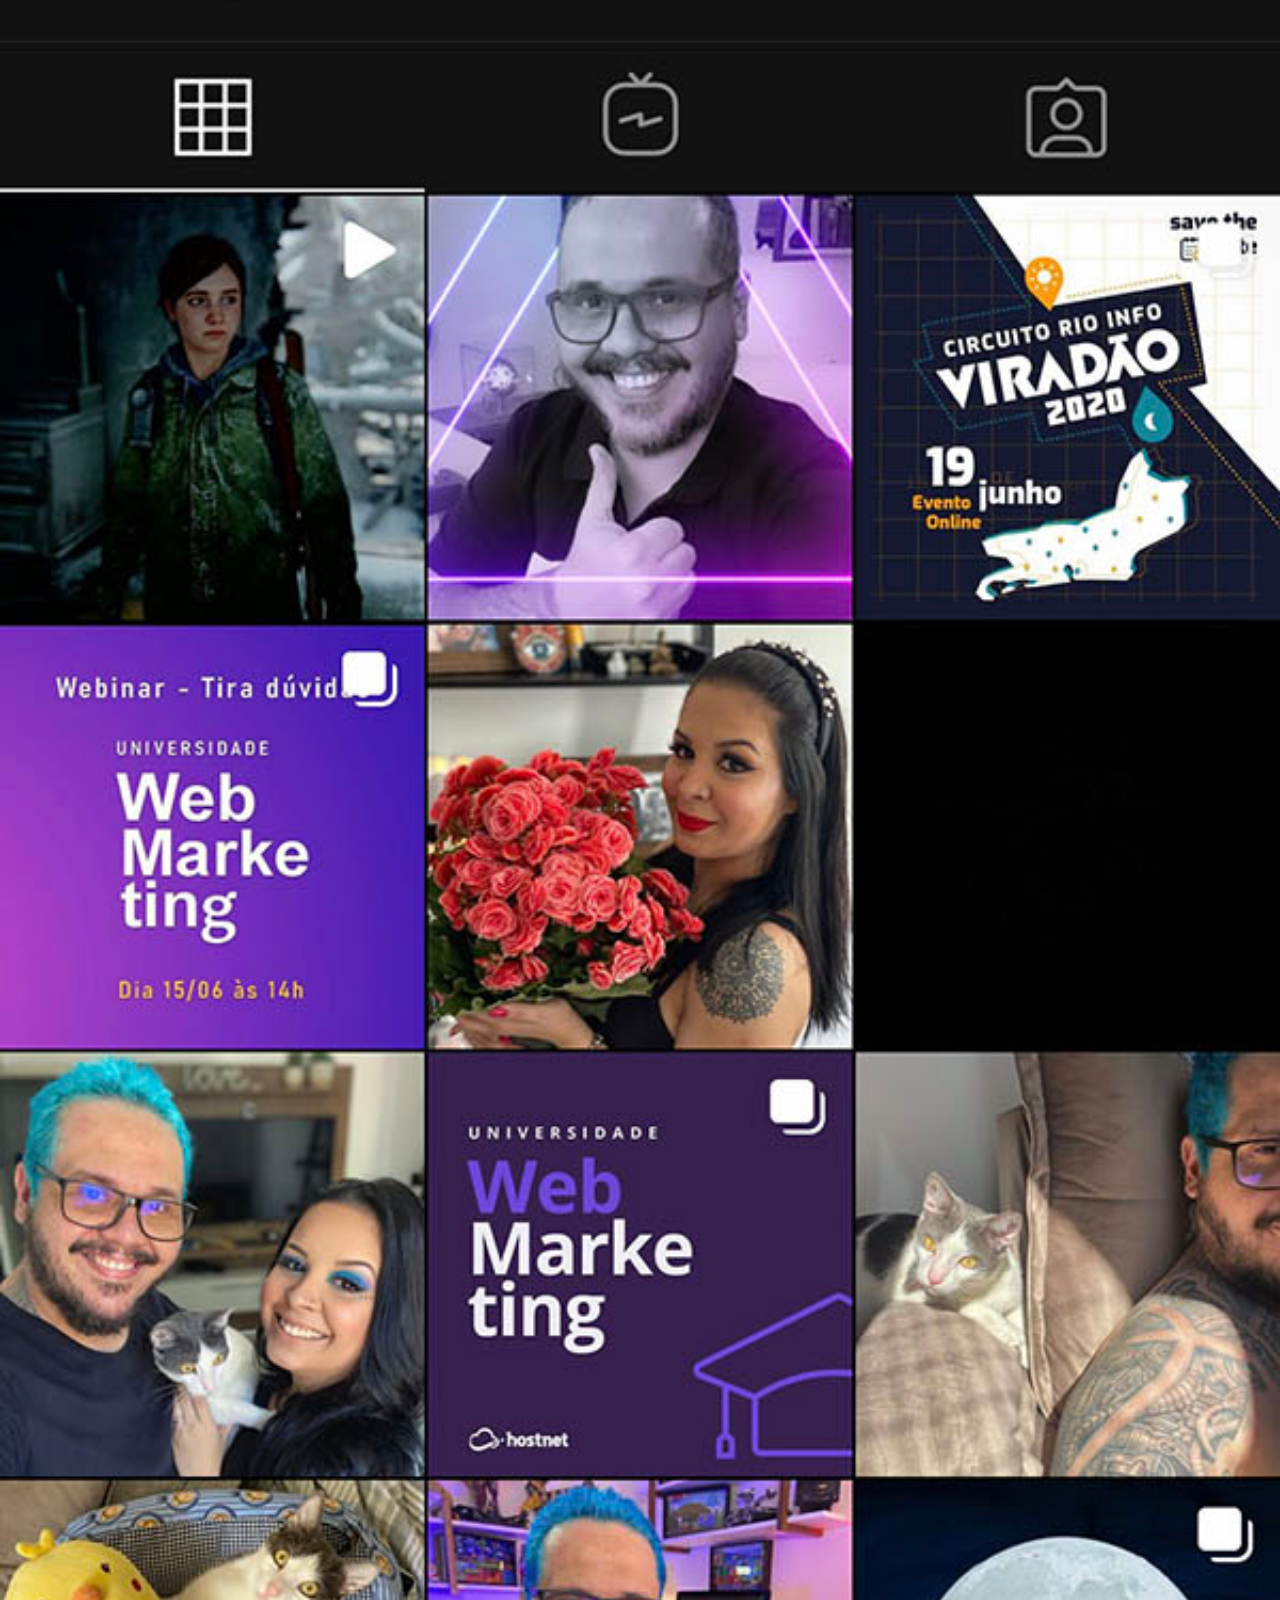
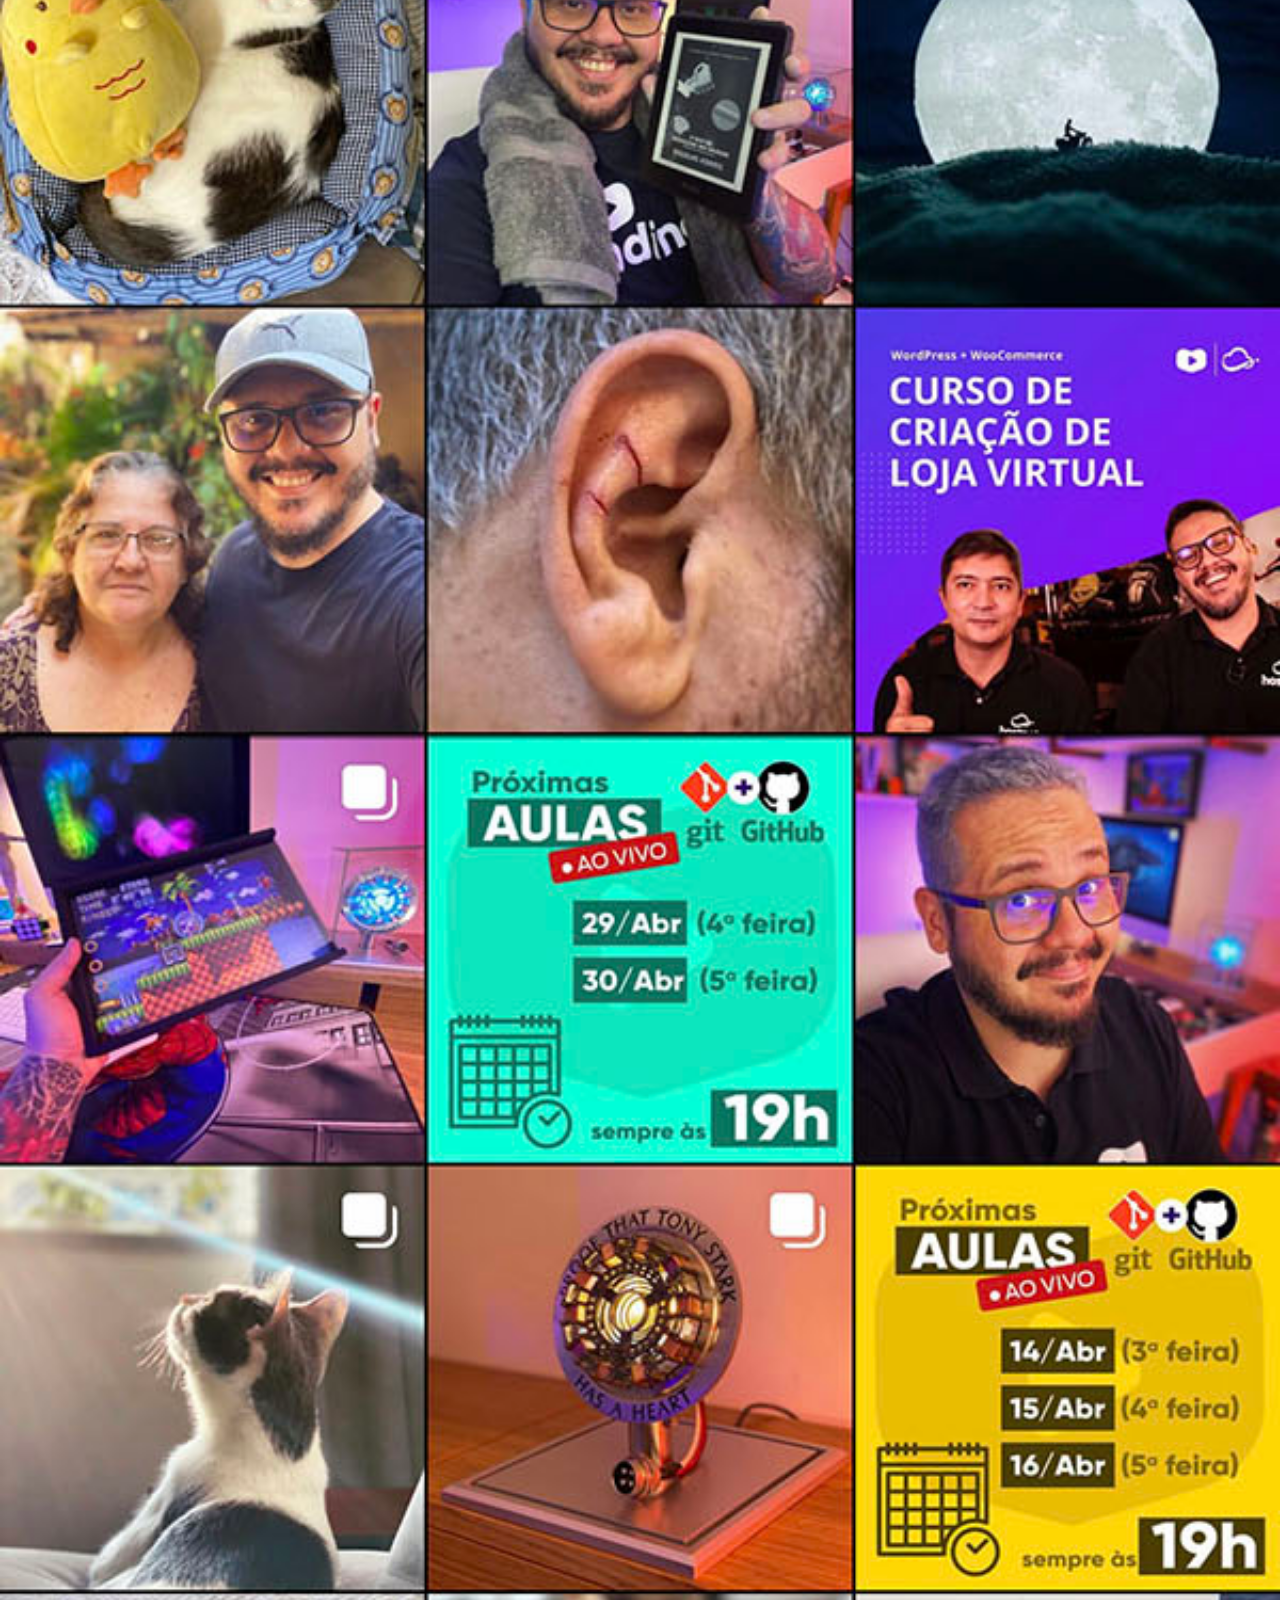
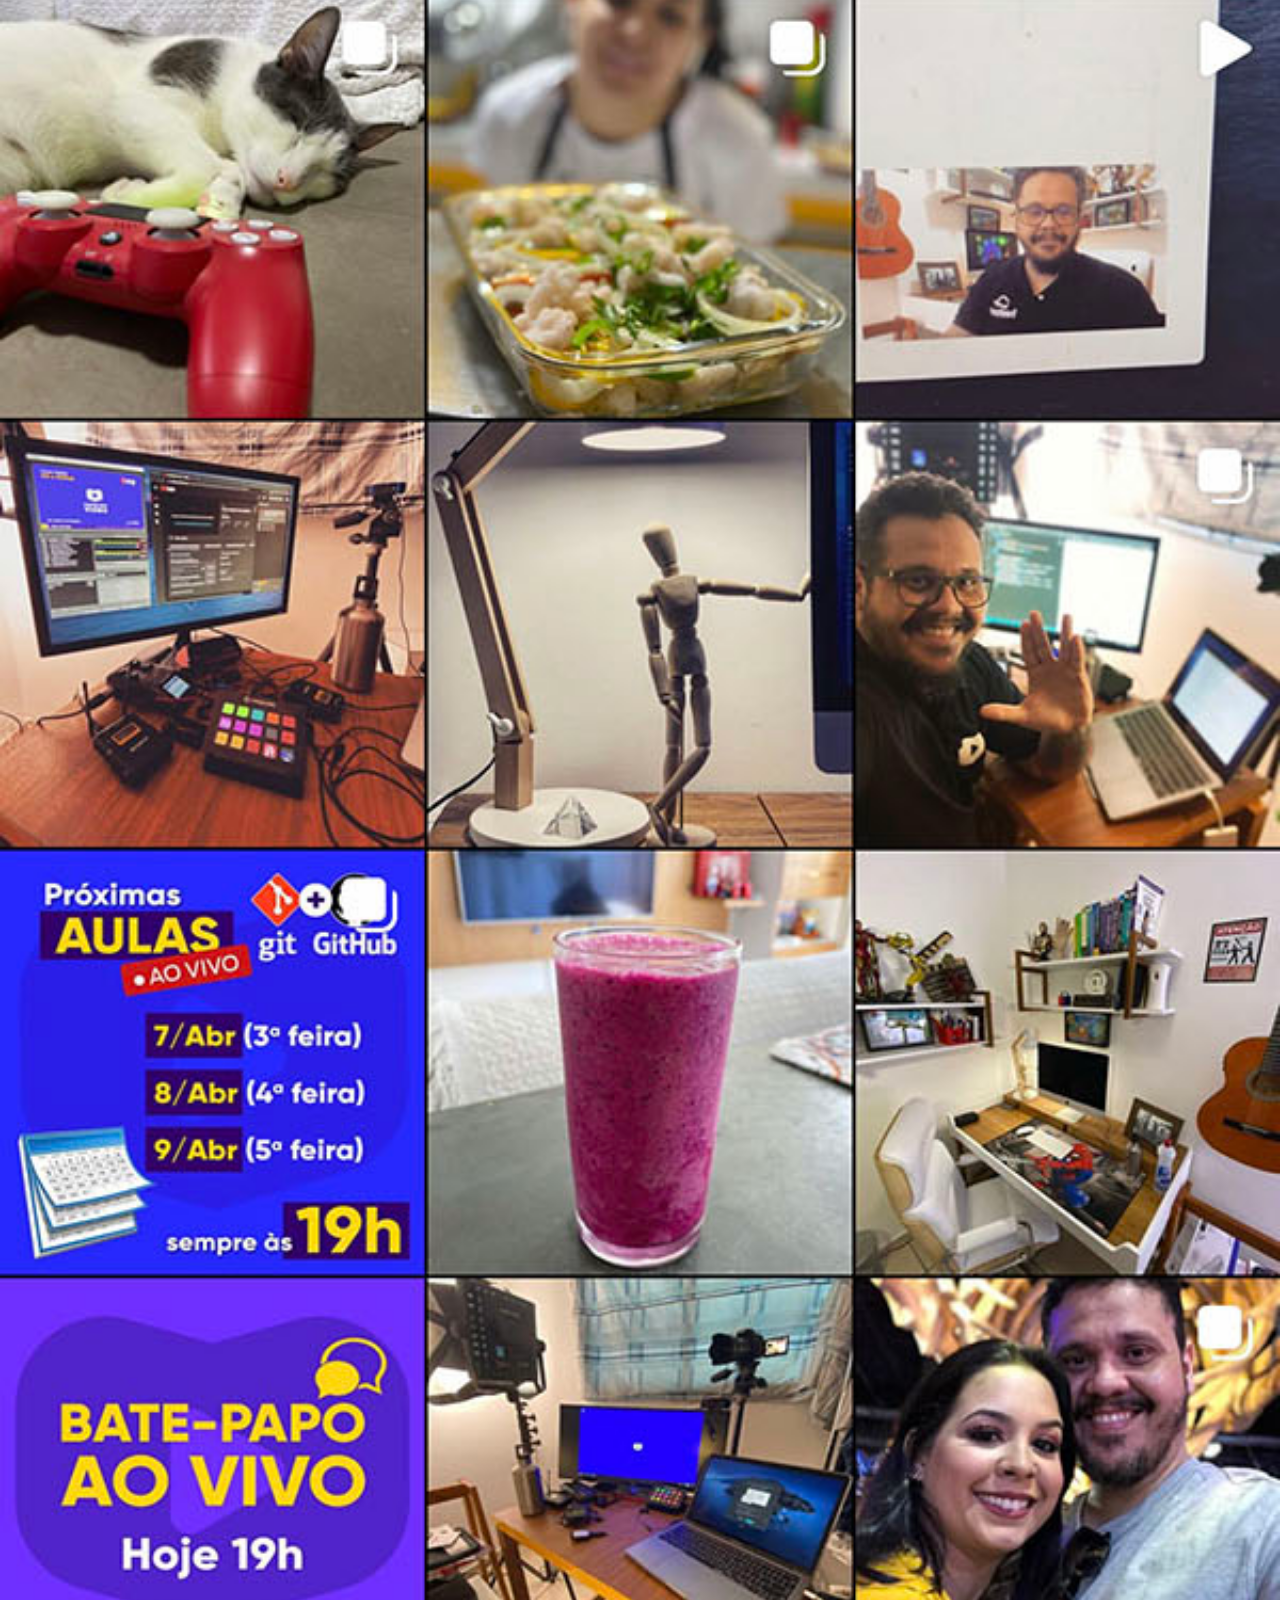
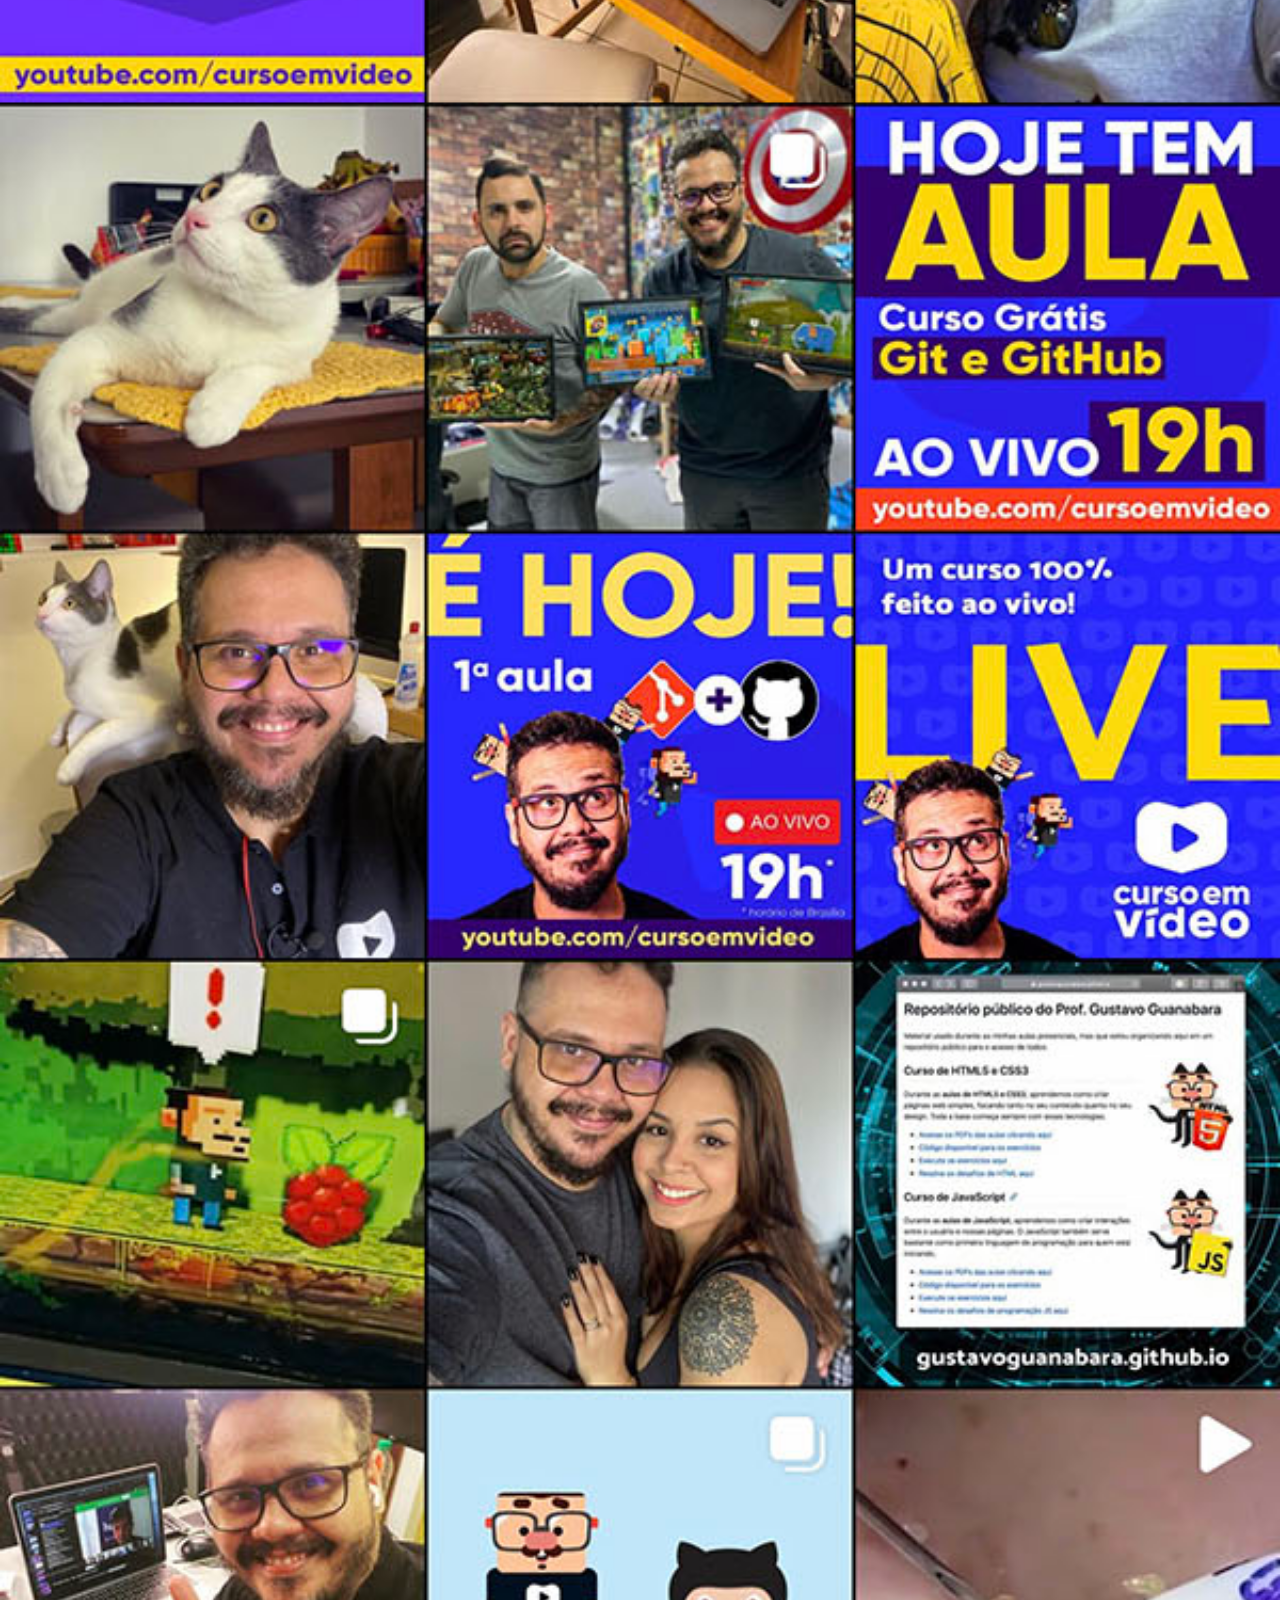
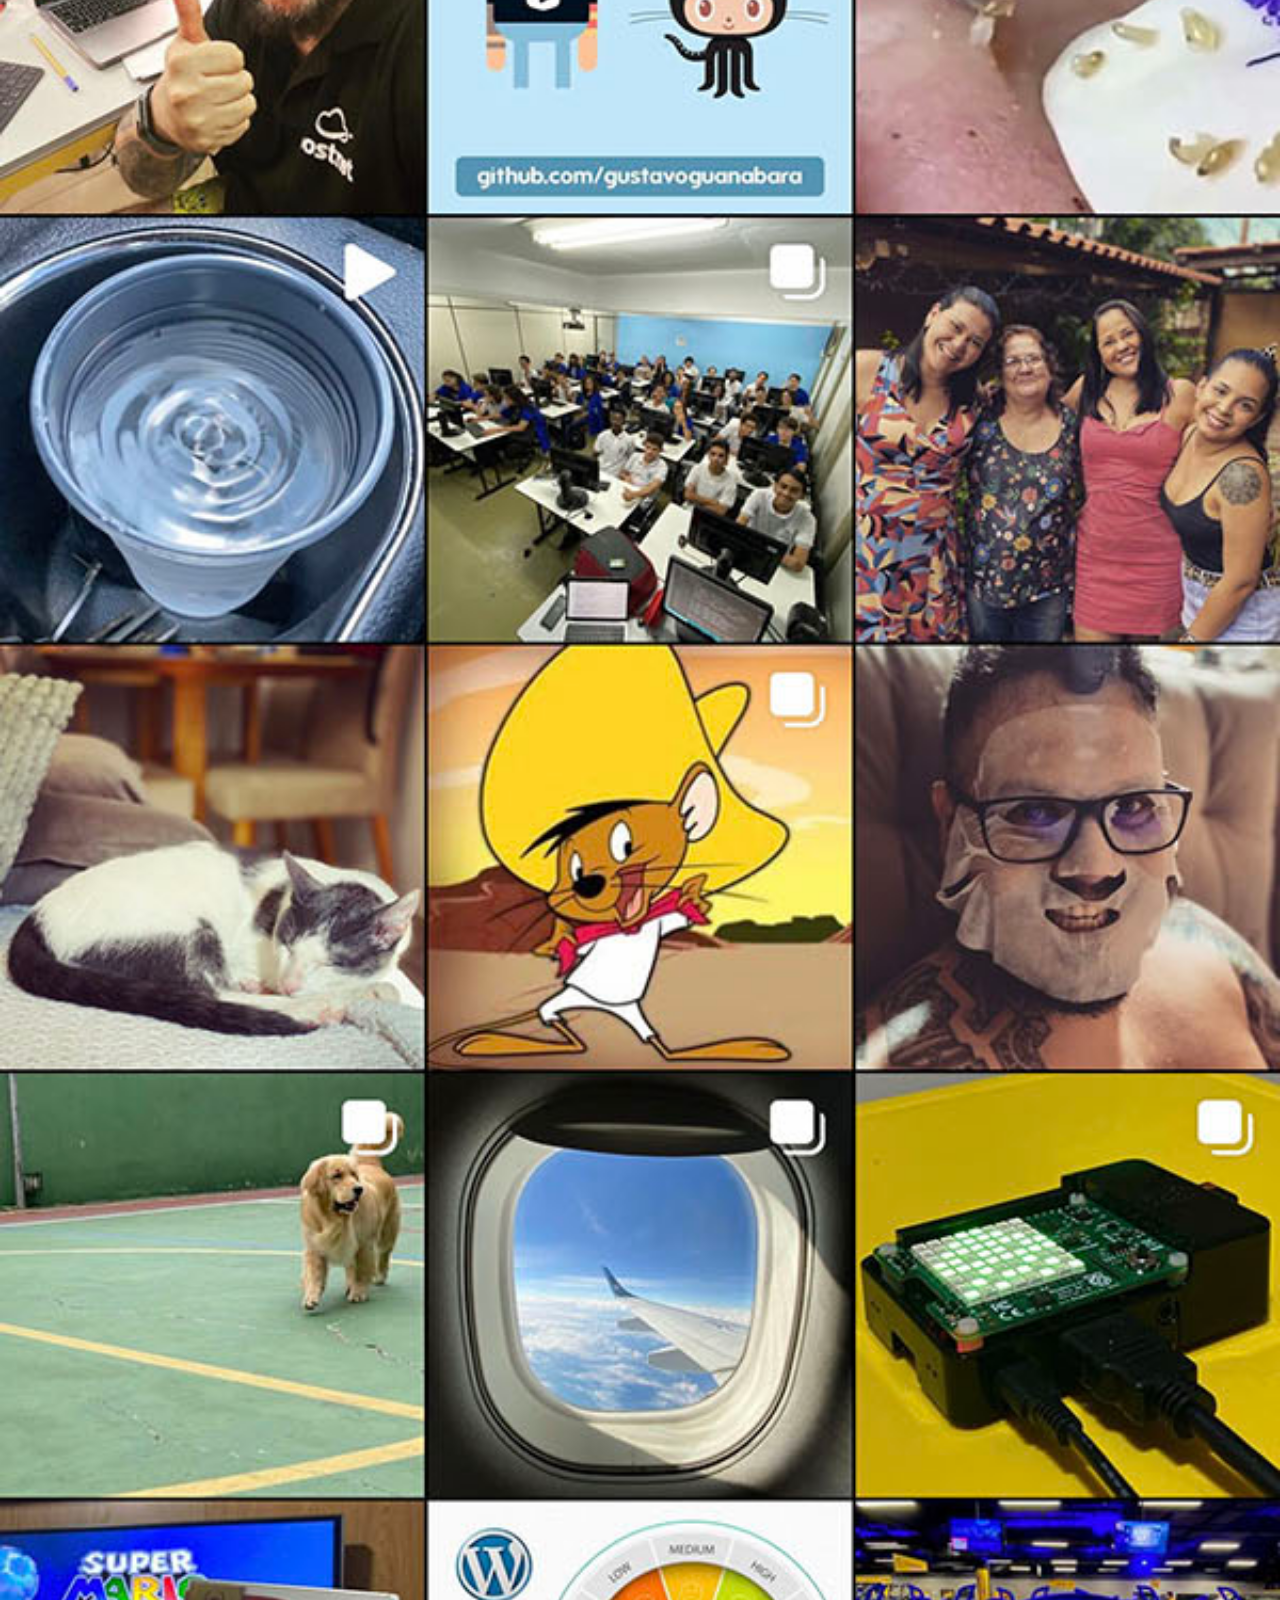
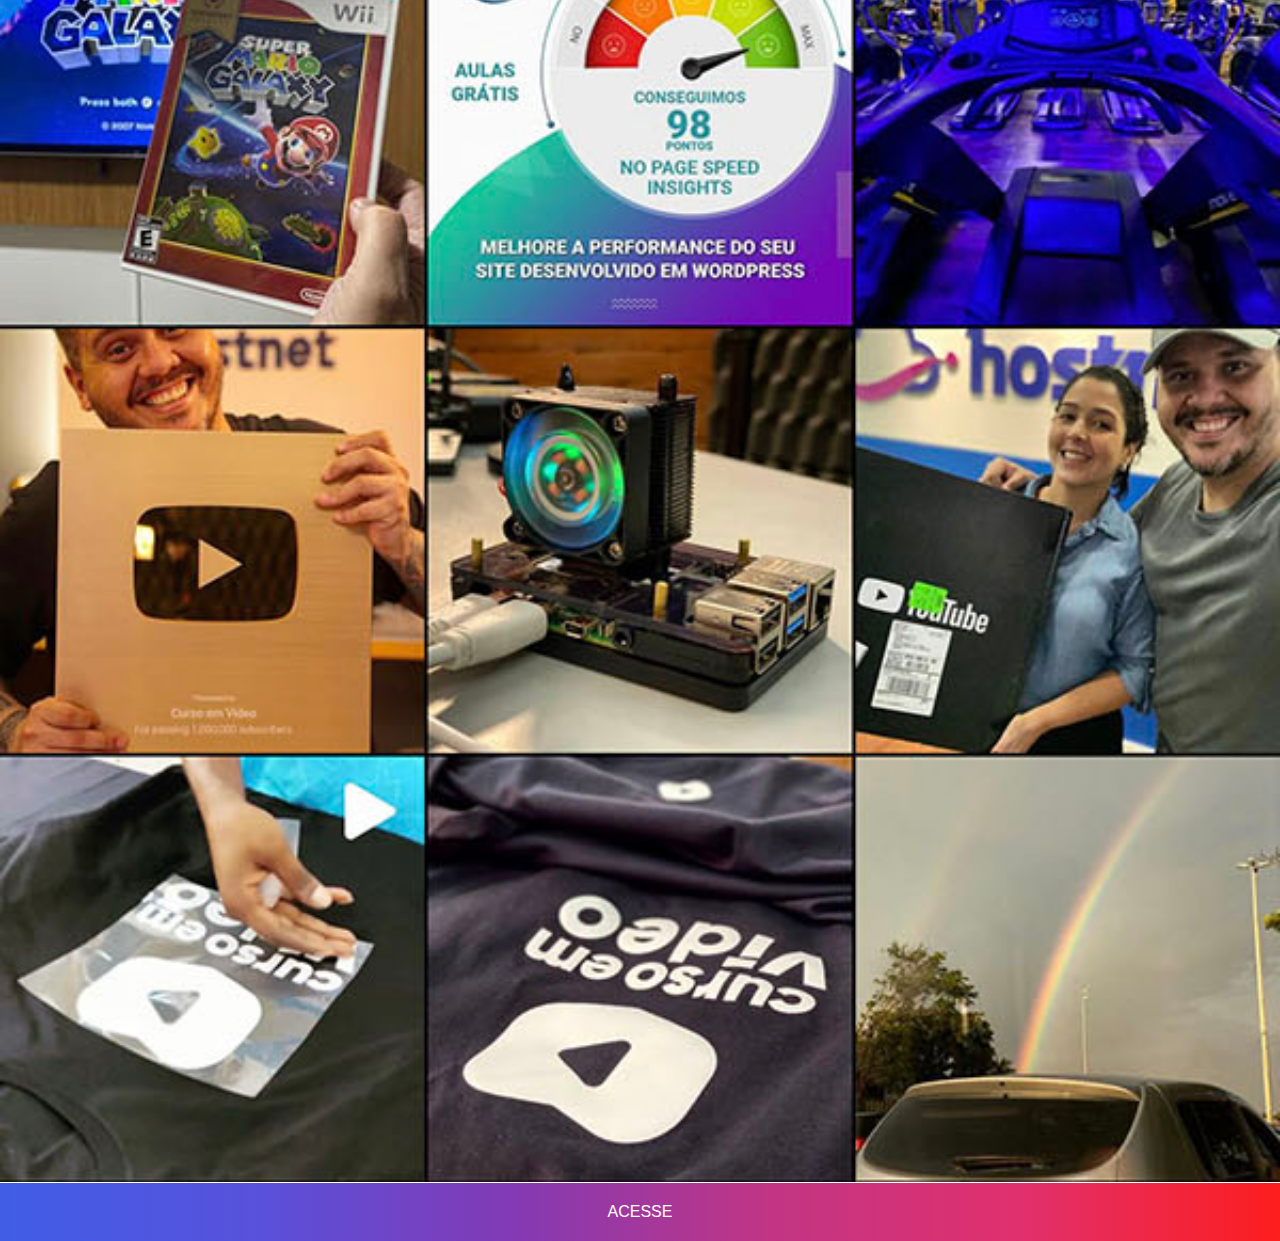
<file: instagram.html>
<!DOCTYPE html>
<html lang="pt-br">
<head>
    <meta charset="UTF-8">
    <meta http-equiv="X-UA-Compatible" content="IE=edge">
    <meta name="viewport" content="width=device-width, initial-scale=1.0">
    <title>Instagram</title>
    <style>
        *{
            margin: 0;
            padding: 0;
        }

        ::-webkit-scrollbar{
            width: 0px;
            height: 0px;
        }

        img{
            width: 100vw;
            margin-bottom: -3px;
        }

        a{
            font-family: 'Franklin Gothic Medium', 'Arial Narrow', Arial, sans-serif;
            display: block;
            background-image: linear-gradient(to right, #405de6,#5851db,#833ab4,#c13584,#e1306c,#fd1d1d);
            padding: 20px;
            text-align: center;
            text-decoration: none;
            color: white;
        }
    </style>
</head>
<body>
    <img src="imagens/tela-instagram.jpg" alt="Instagram">
    <a href="https://www.instagram.com/gustavoguanabara/" target="_blank"> ACESSE </a>
</body>
</html>
</file>
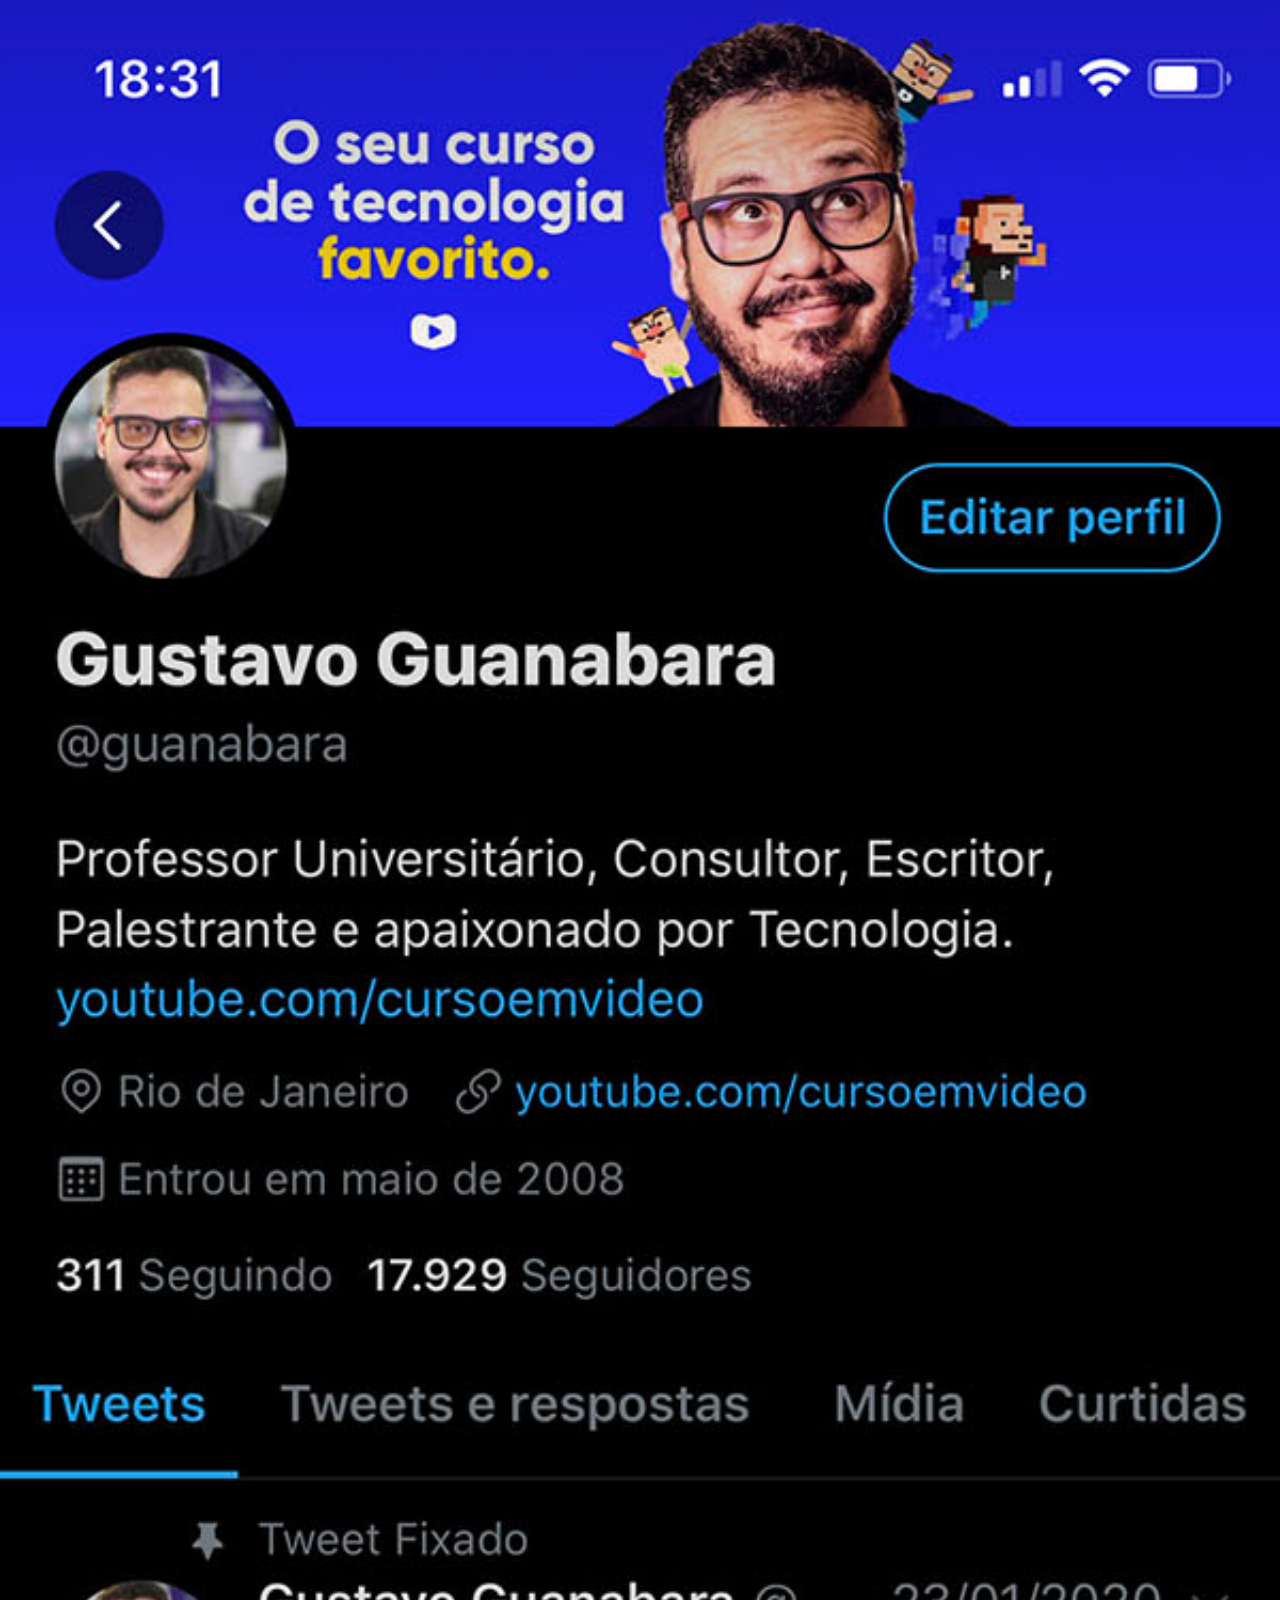
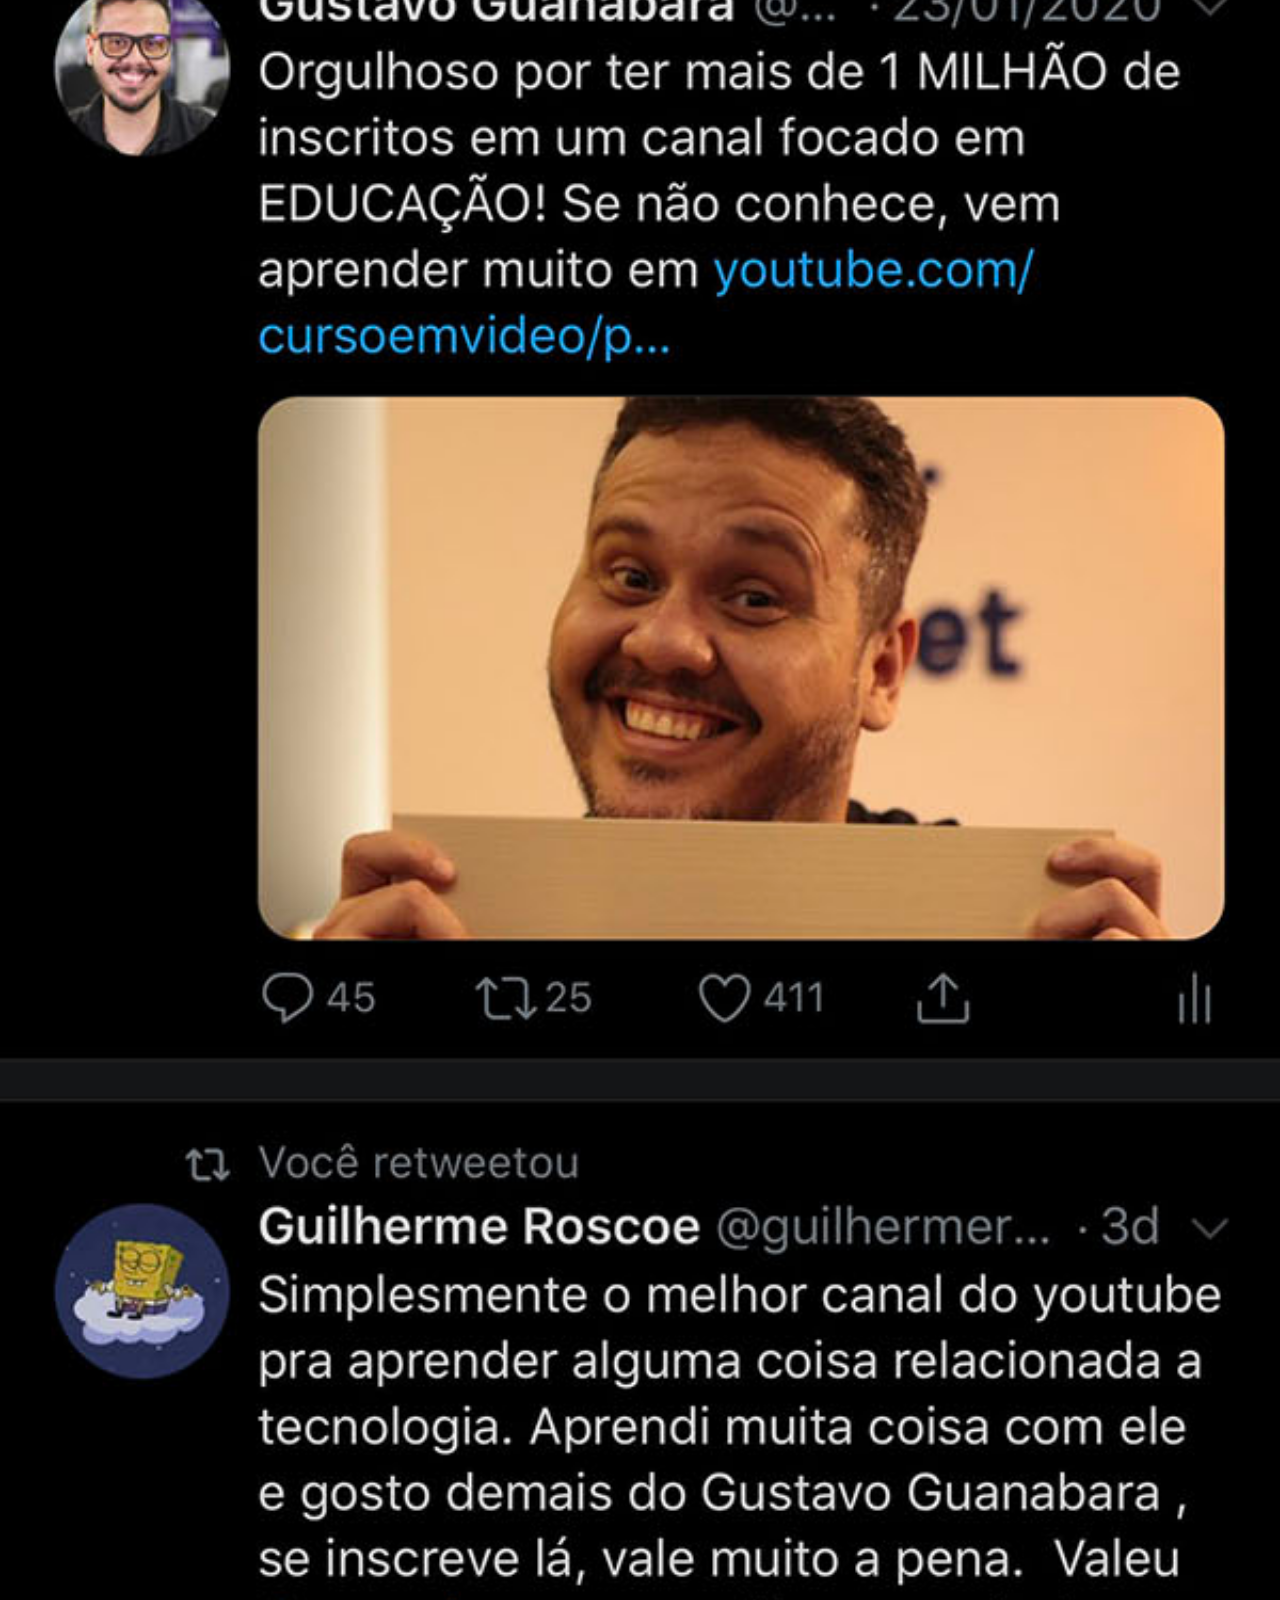
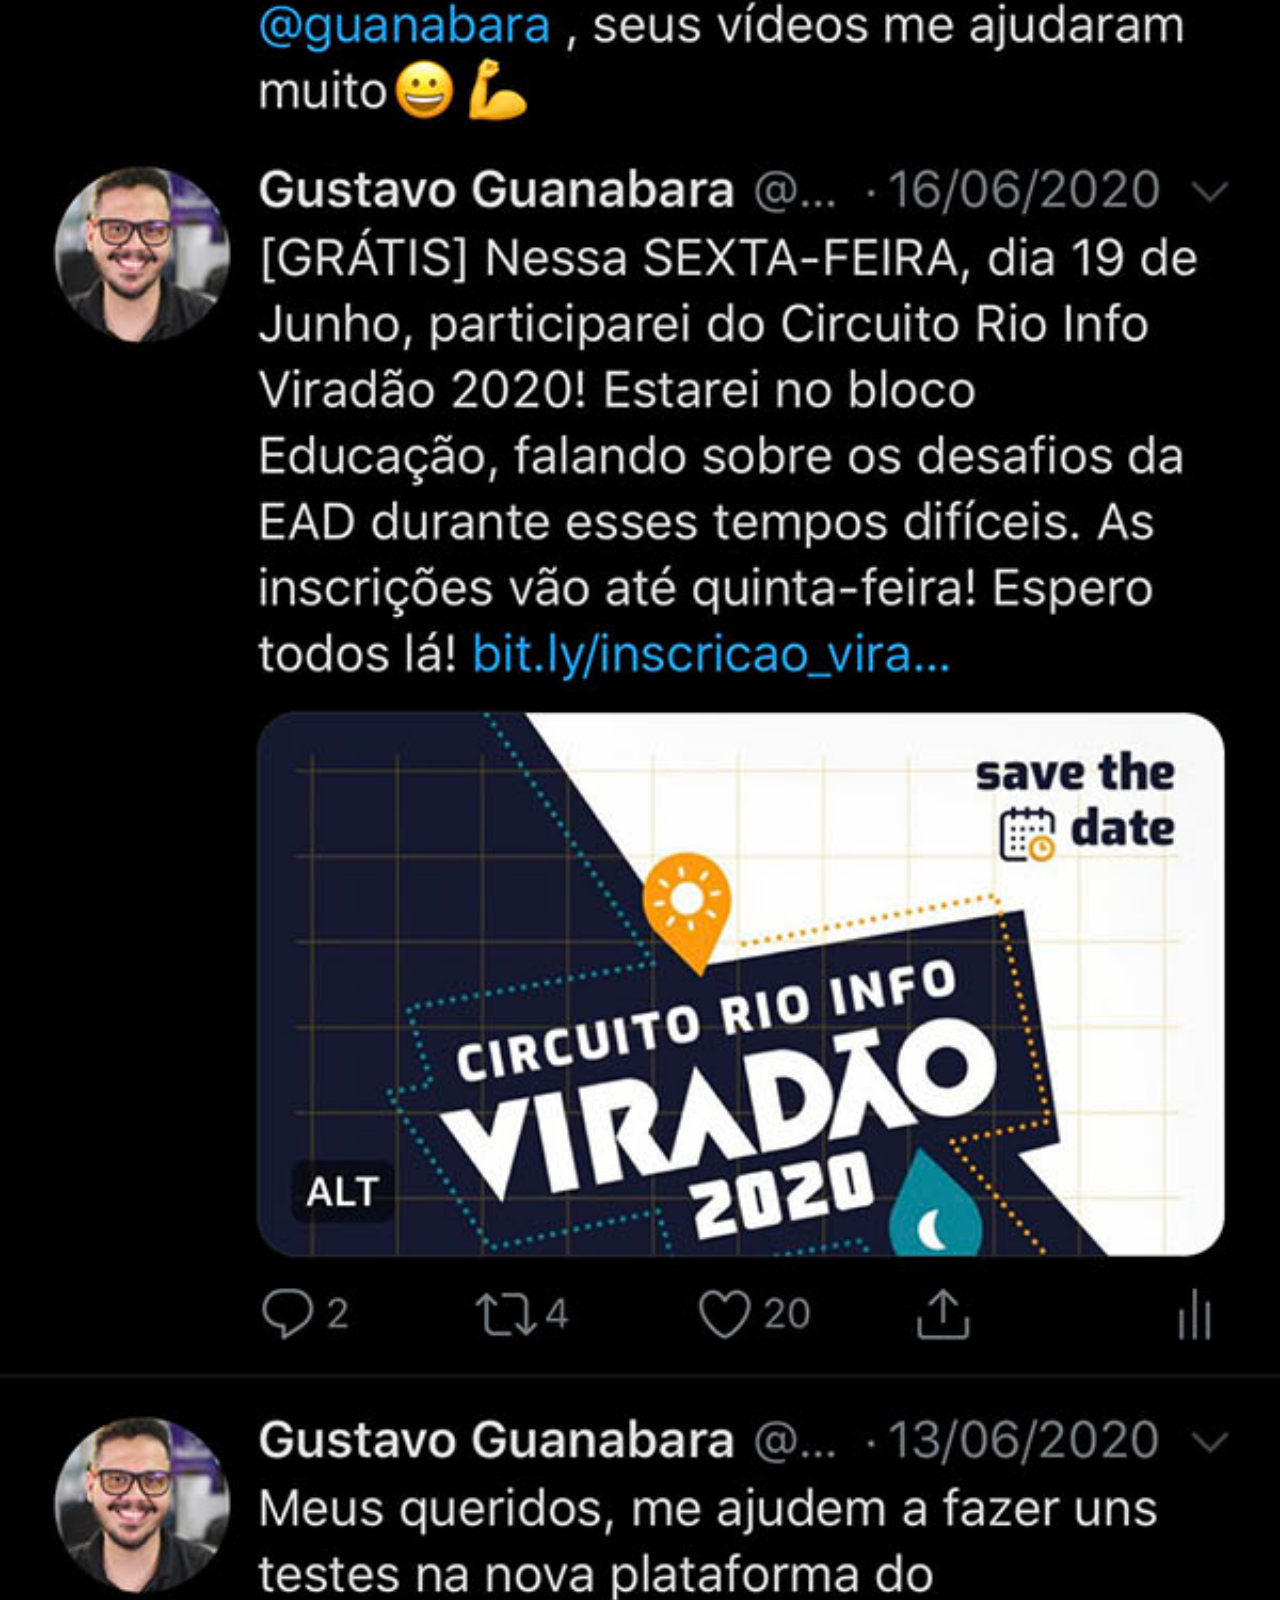
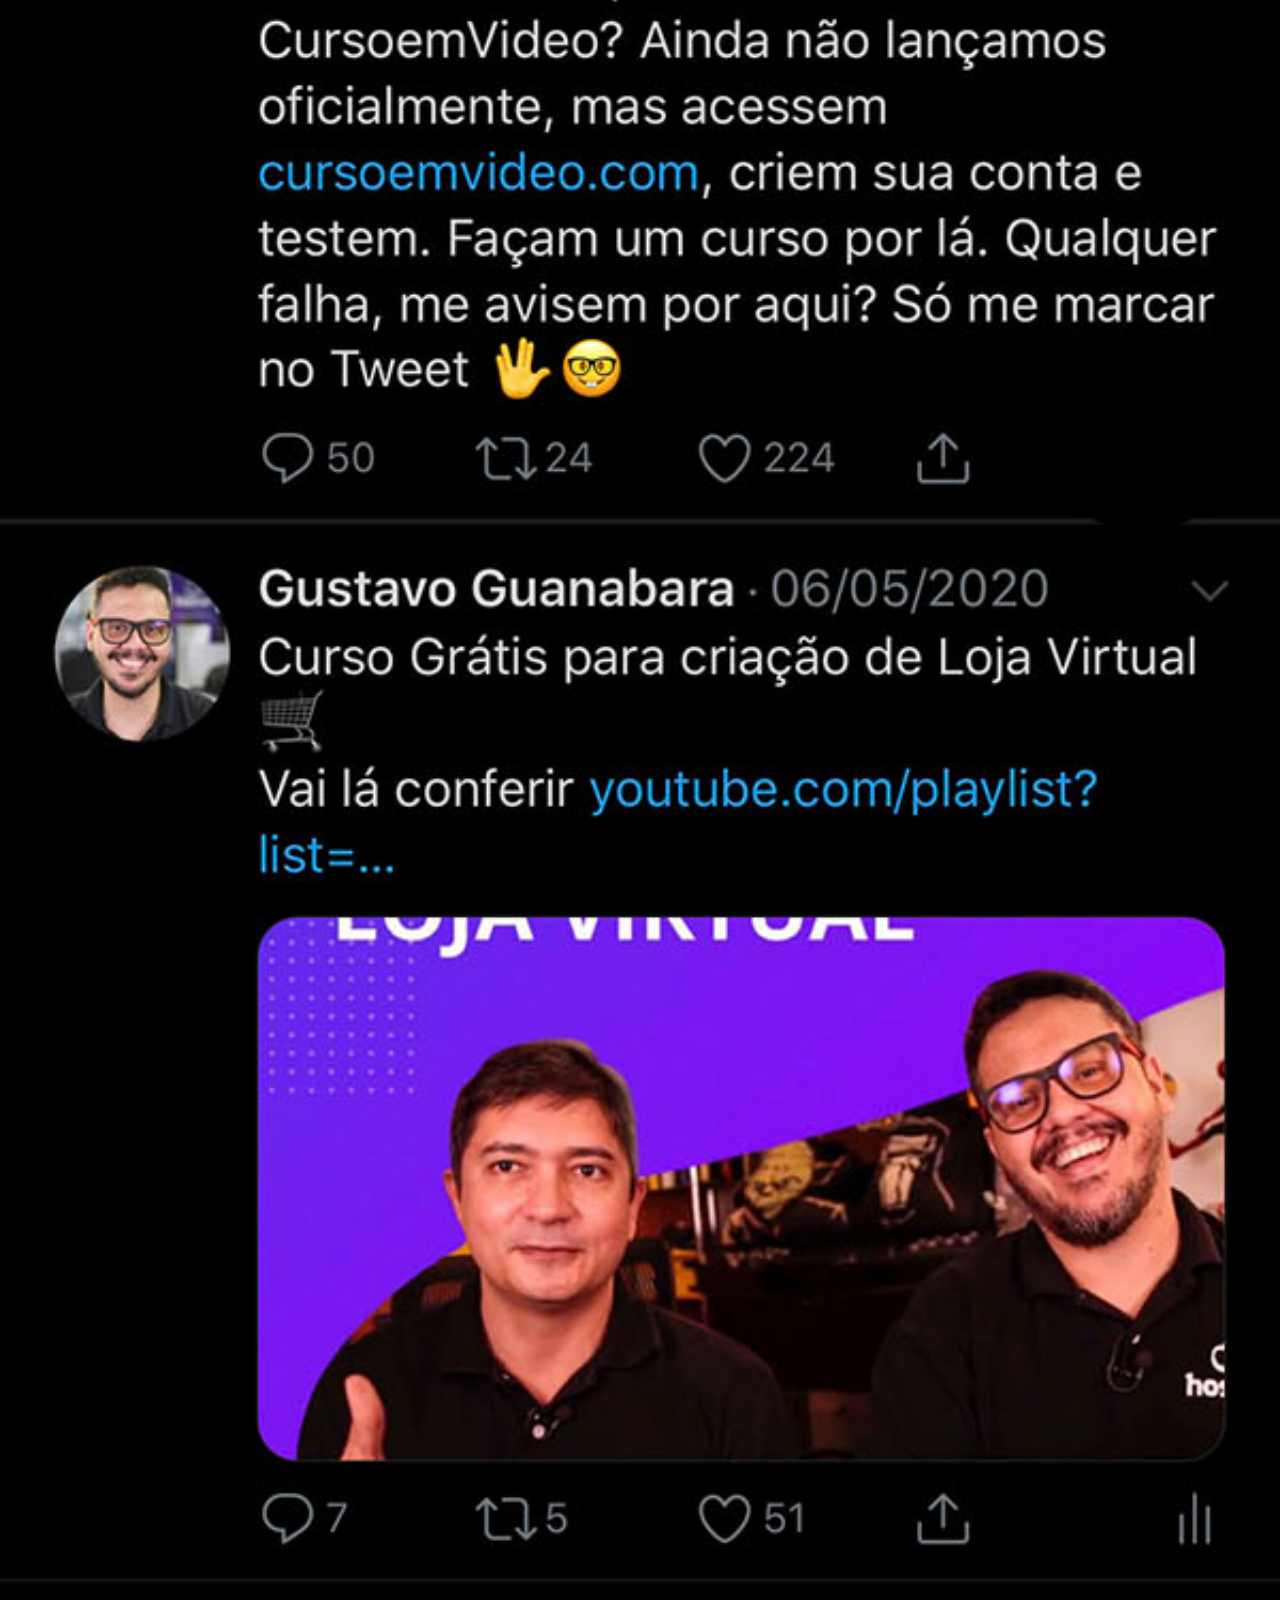
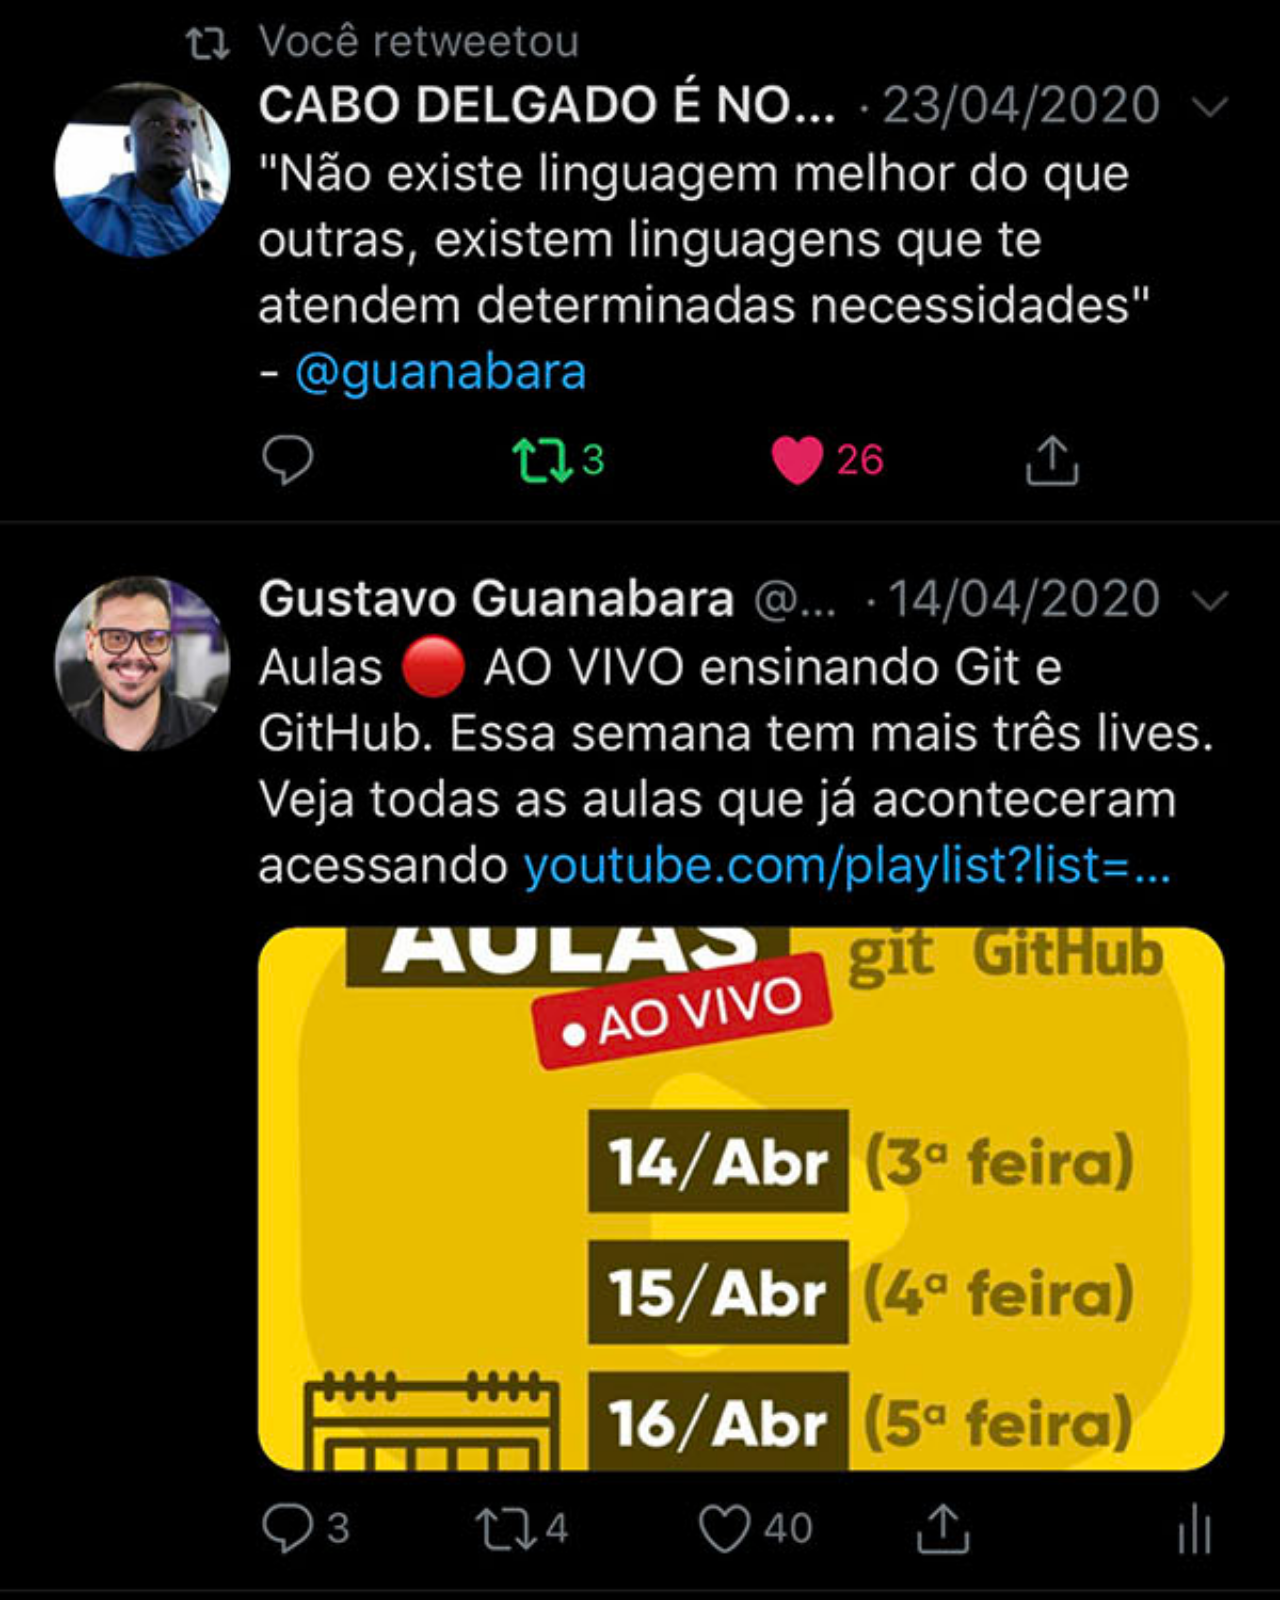
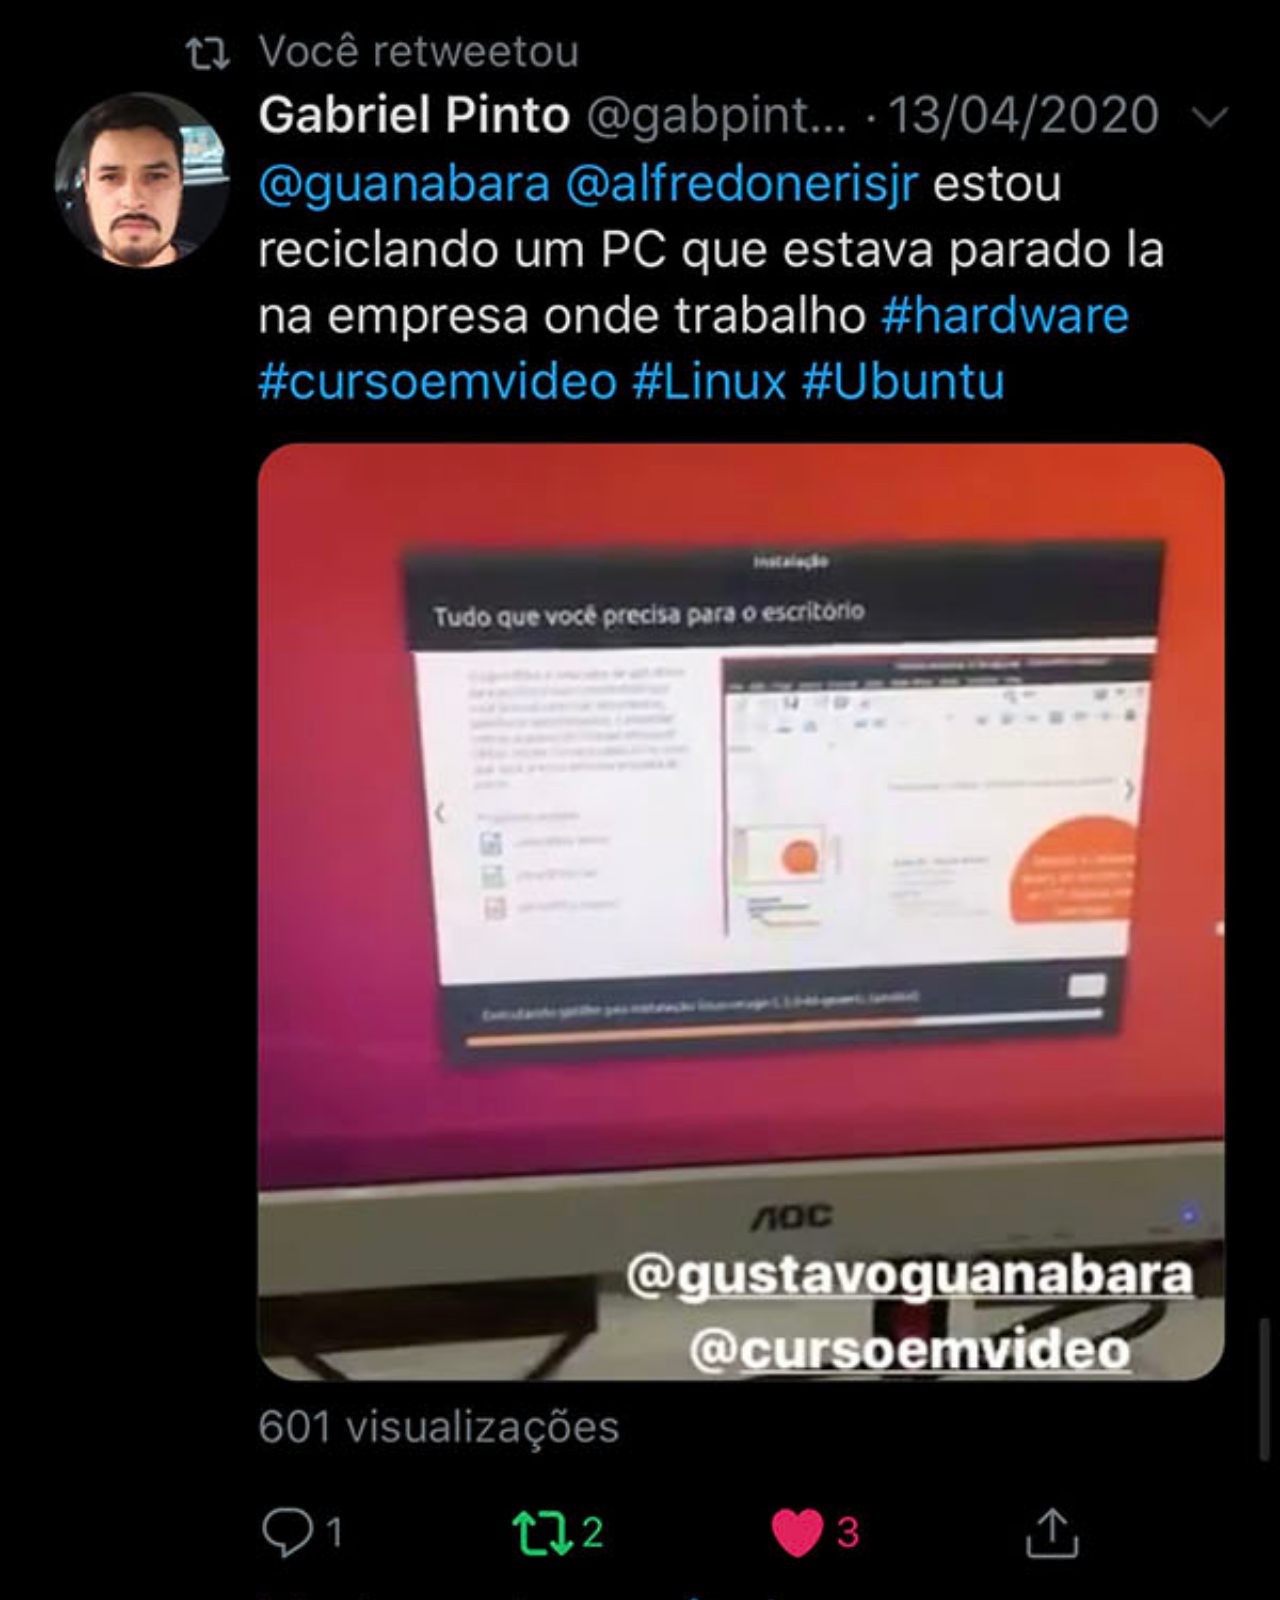
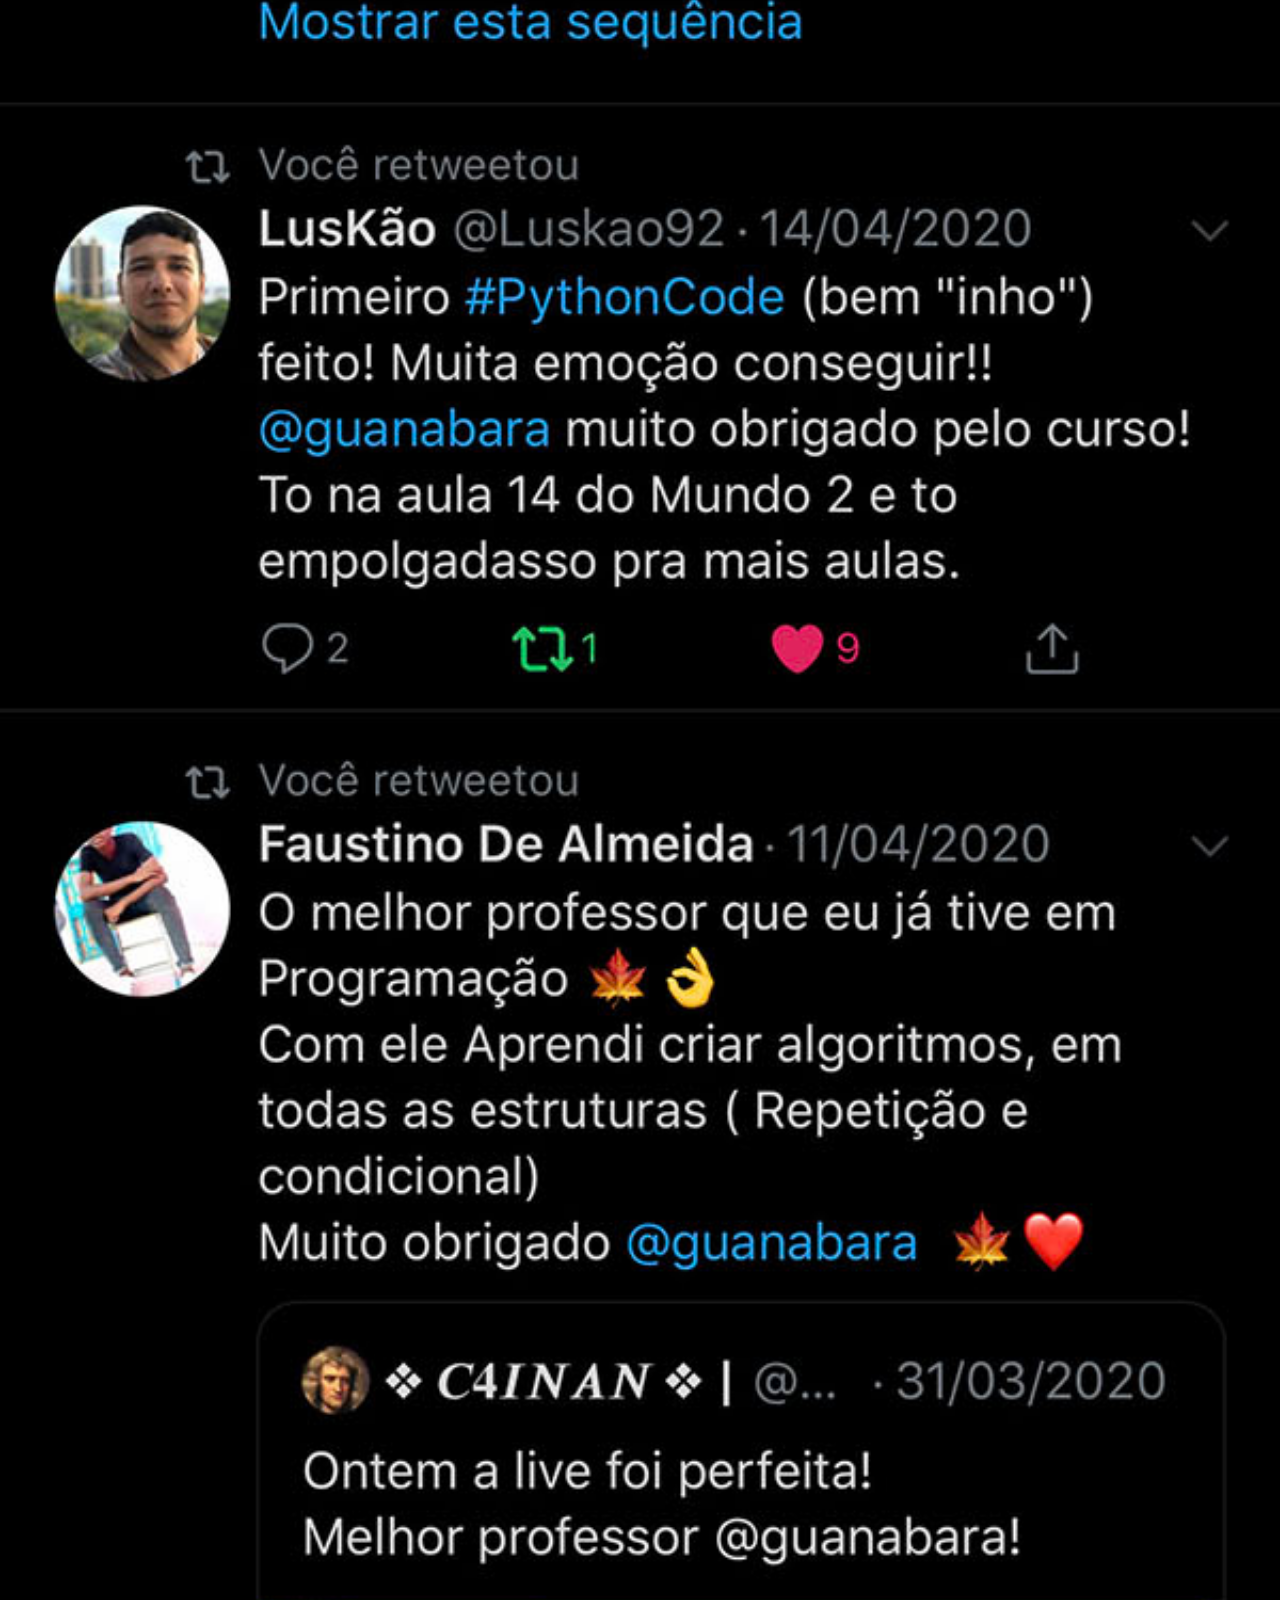
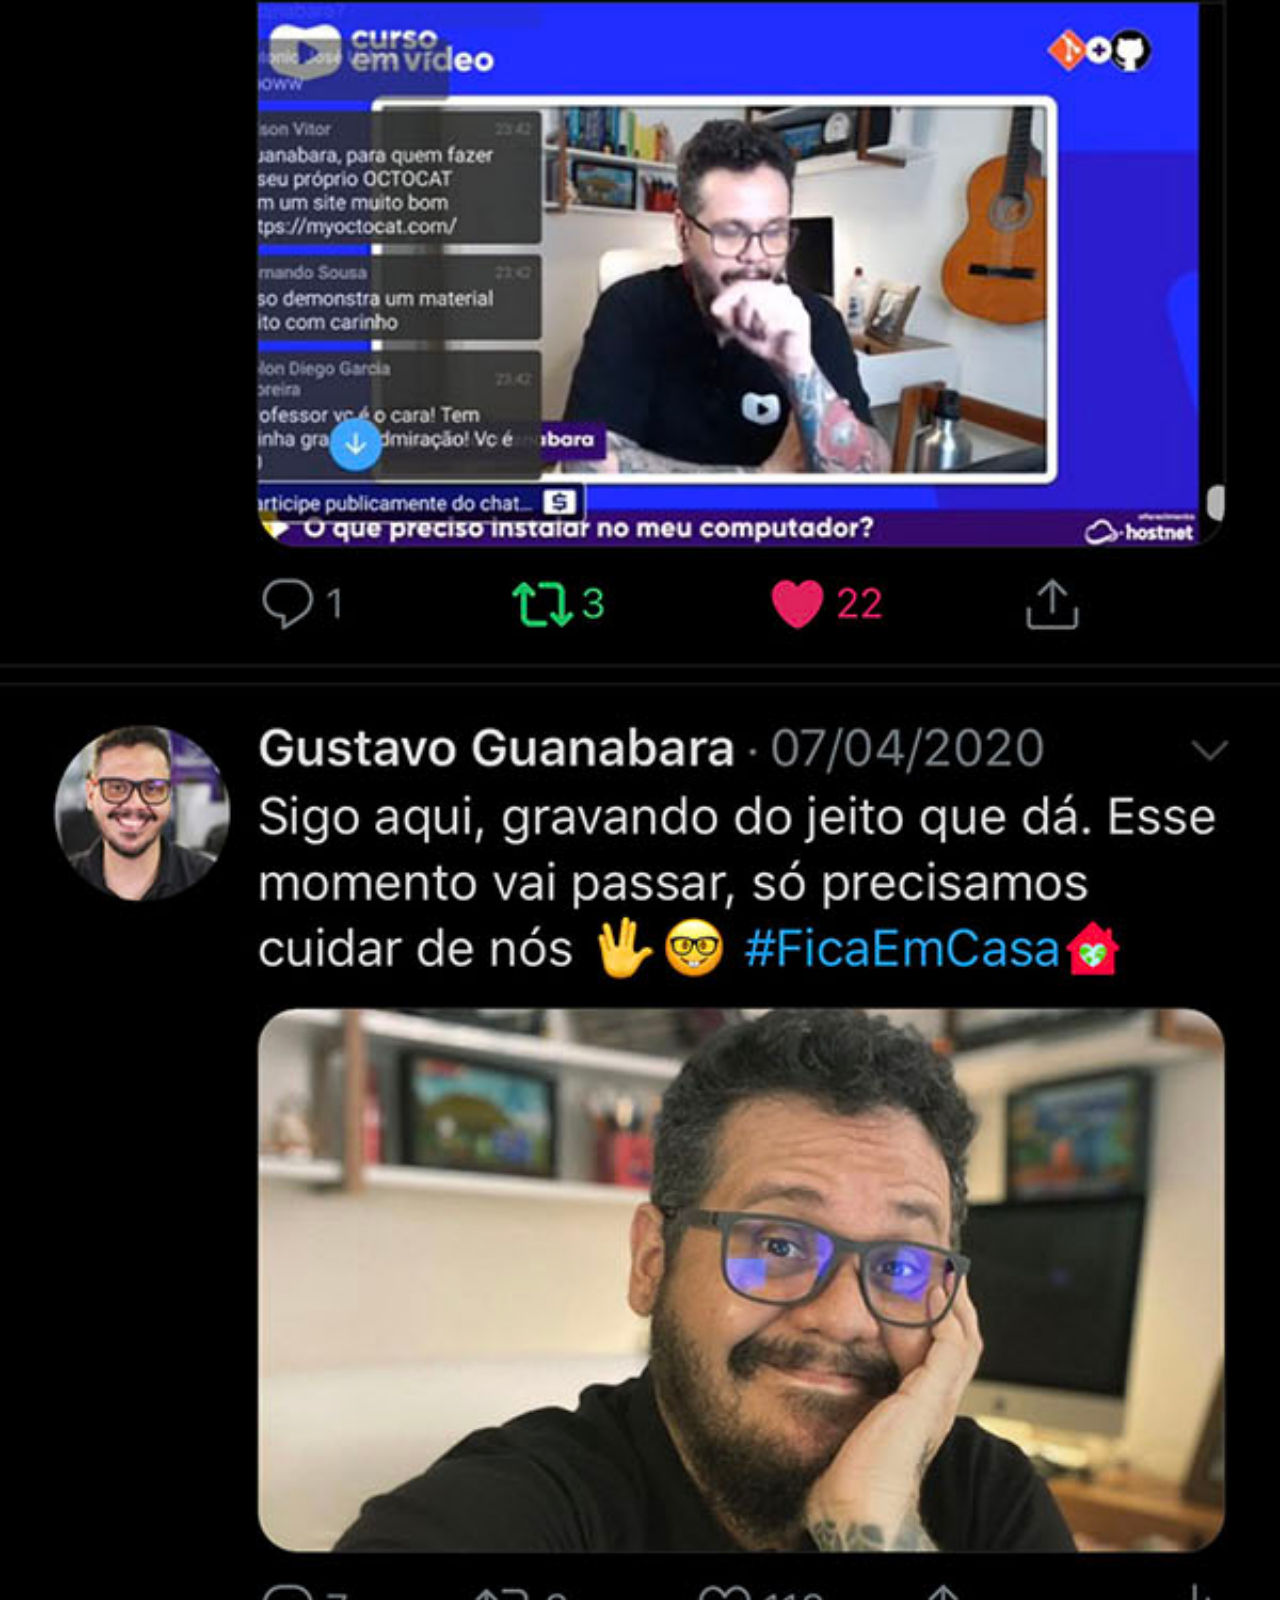
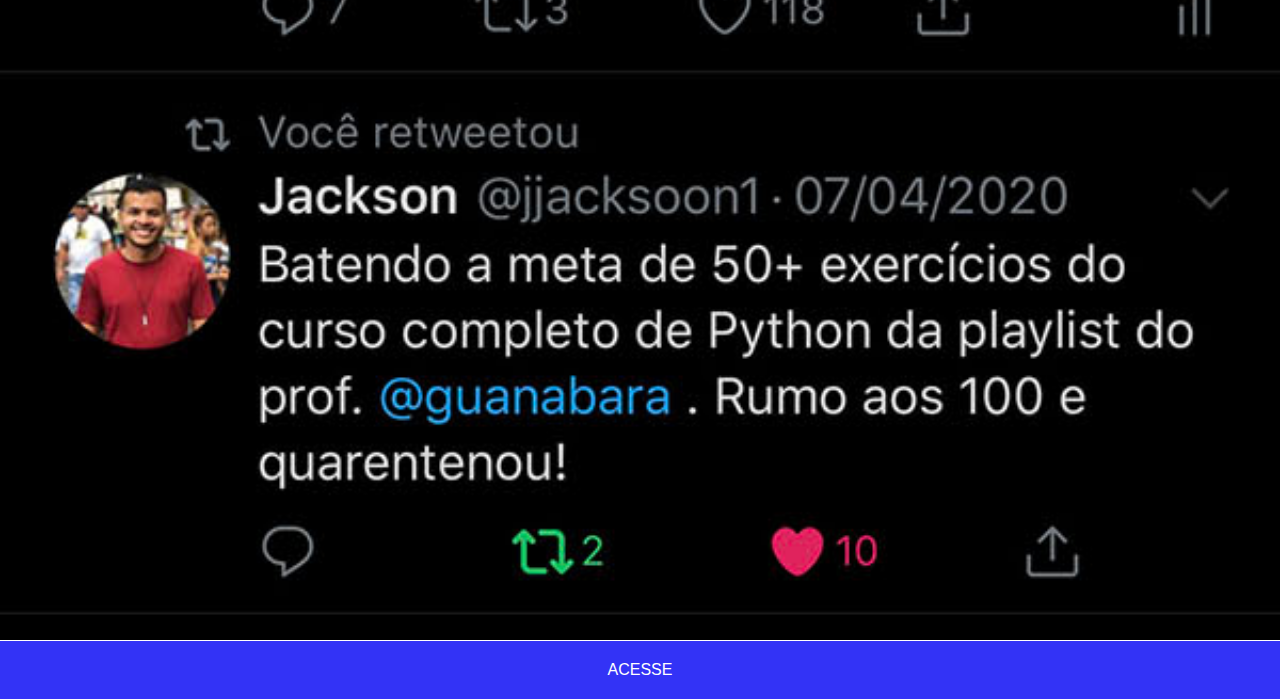
<file: twitter.html>
<!DOCTYPE html>
<html lang="pt-br">
<head>
    <meta charset="UTF-8">
    <meta http-equiv="X-UA-Compatible" content="IE=edge">
    <meta name="viewport" content="width=device-width, initial-scale=1.0">
    <title>Twitter</title>
    <style>
        *{
            margin: 0;
            padding: 0;
        }

        ::-webkit-scrollbar{
            width: 0px;
            height: 0px;
        }

        img{
            width: 100vw;
            margin-bottom: -3px;
        }

        a{
            font-family: 'Franklin Gothic Medium', 'Arial Narrow', Arial, sans-serif;
            display: block;
            background-color:rgb(51, 51, 246);
            padding: 20px;
            text-align: center;
            text-decoration: none;
            color: white;
        }
    </style>
</head>
<body>
    <img src="imagens/tela-twitter.jpg" alt="Twitter">
    <a href="https://twitter.com/guanabara" target="_blank"> ACESSE </a>
</body>
</html>
</file>
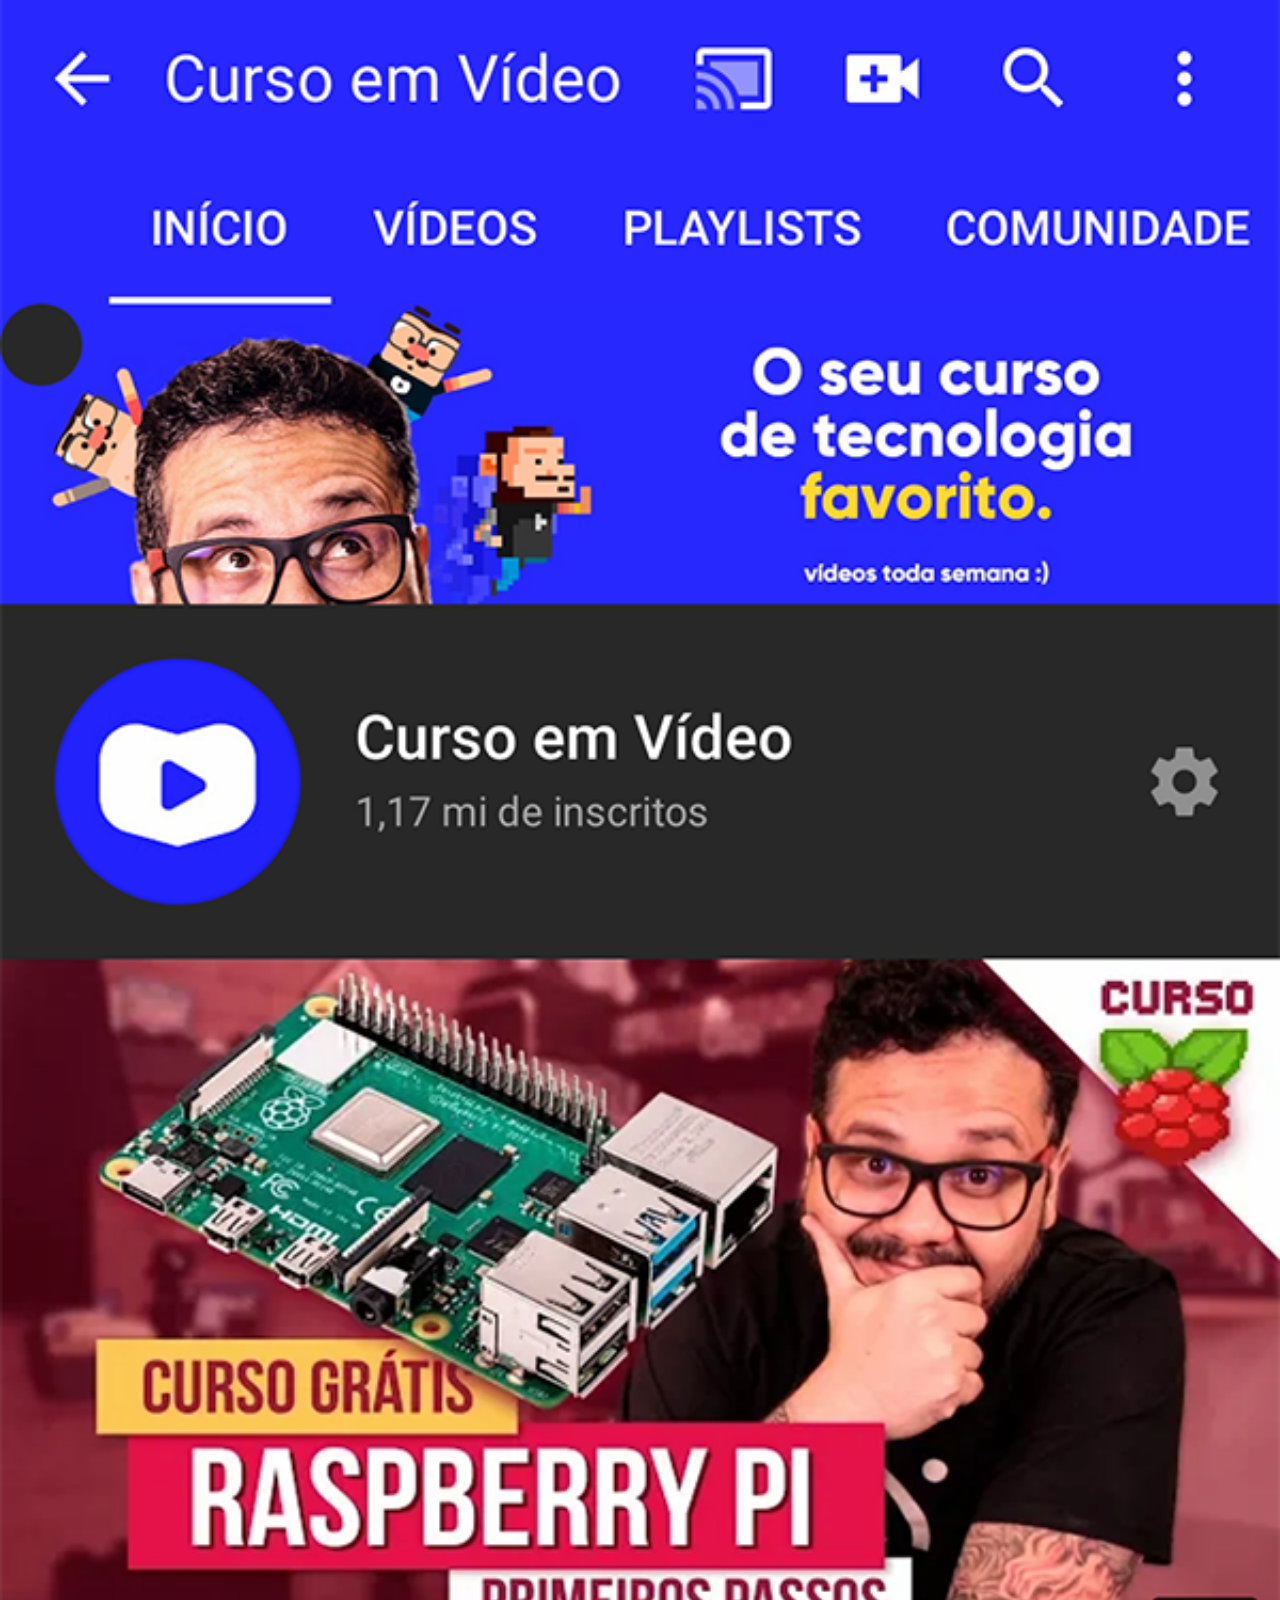
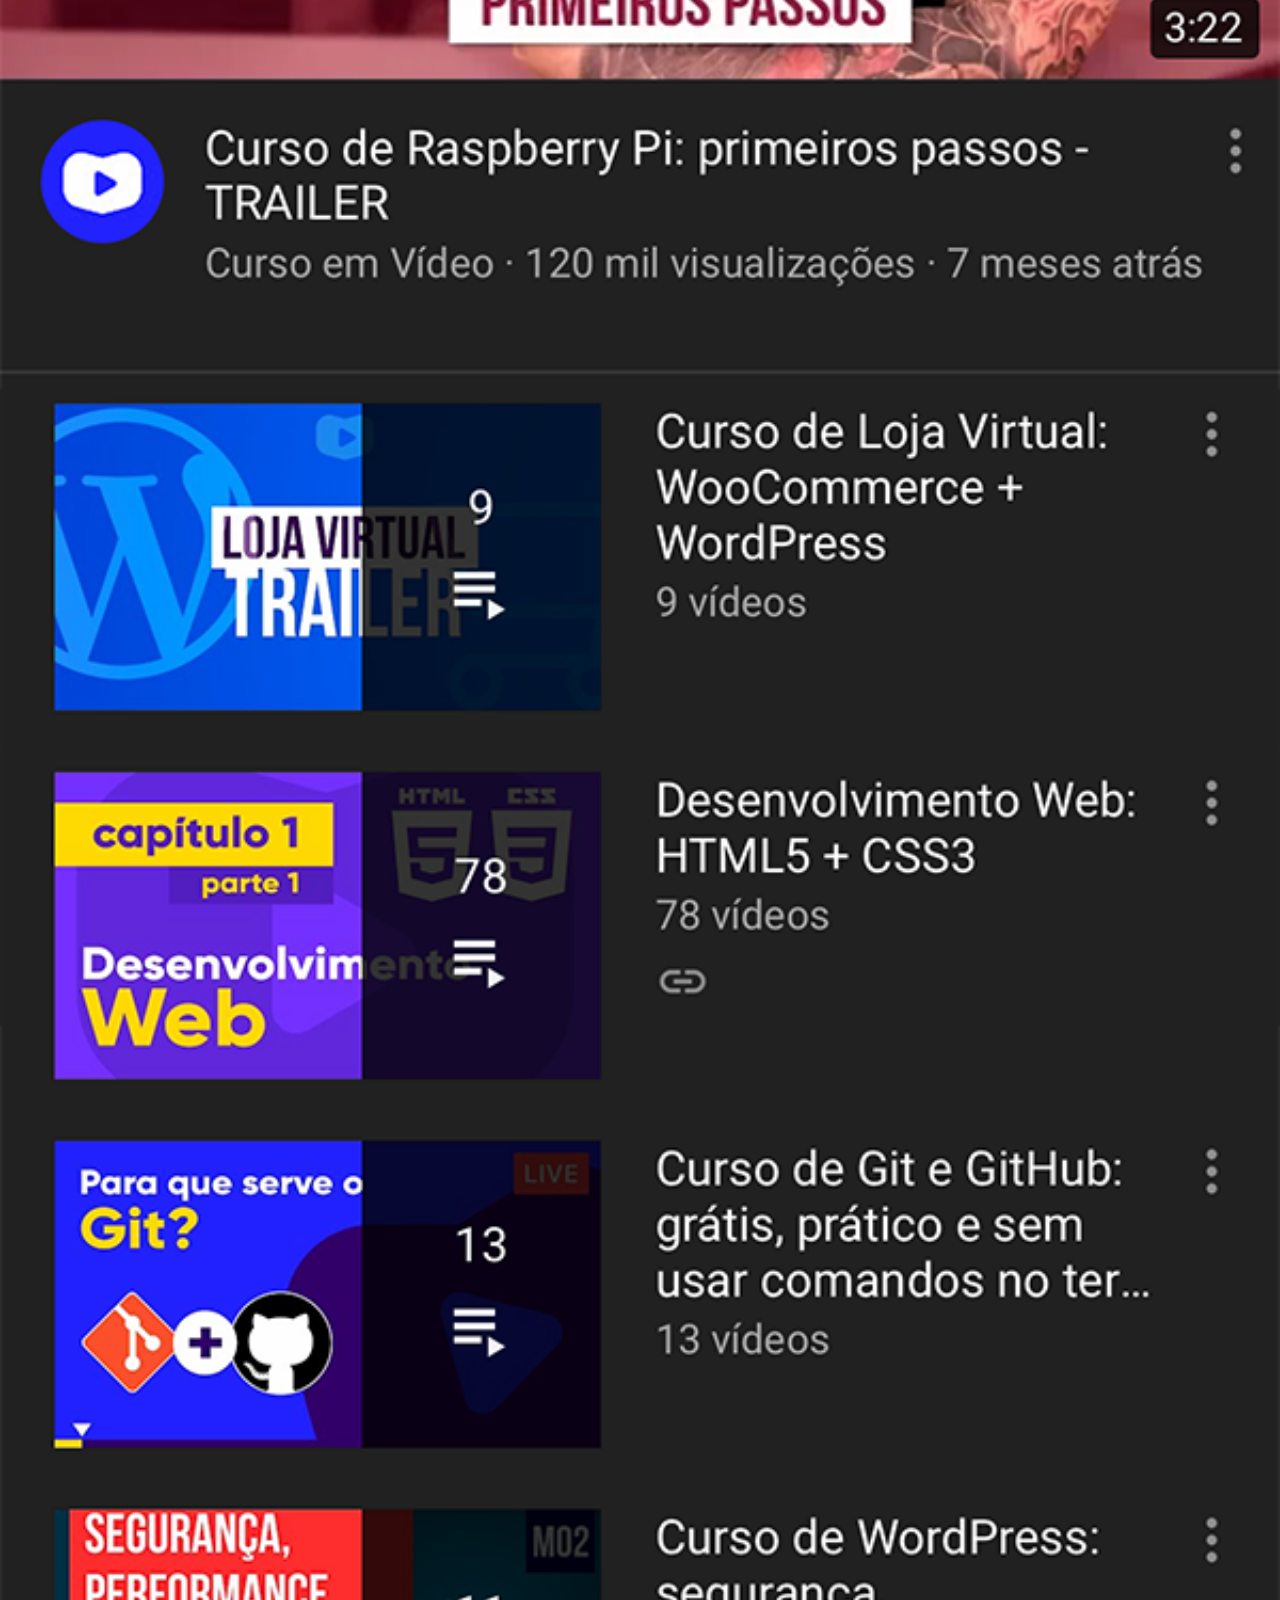
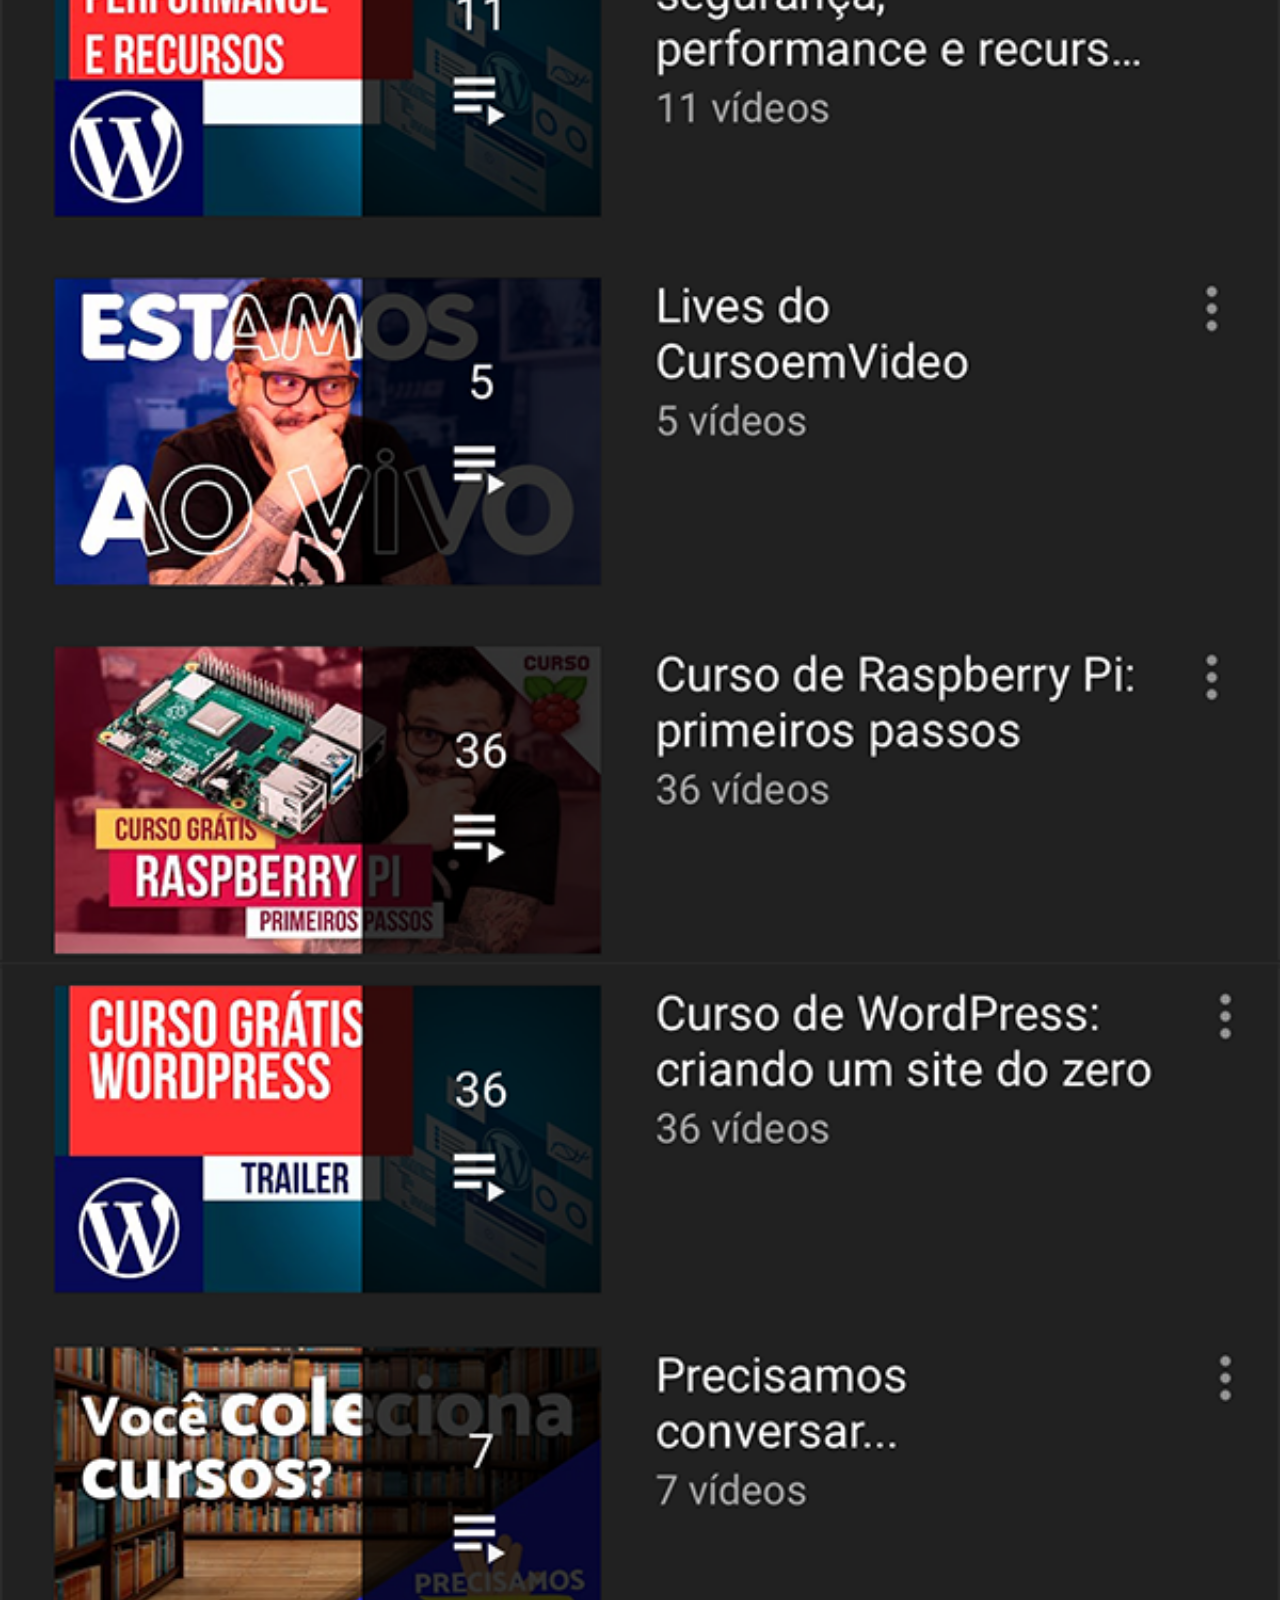
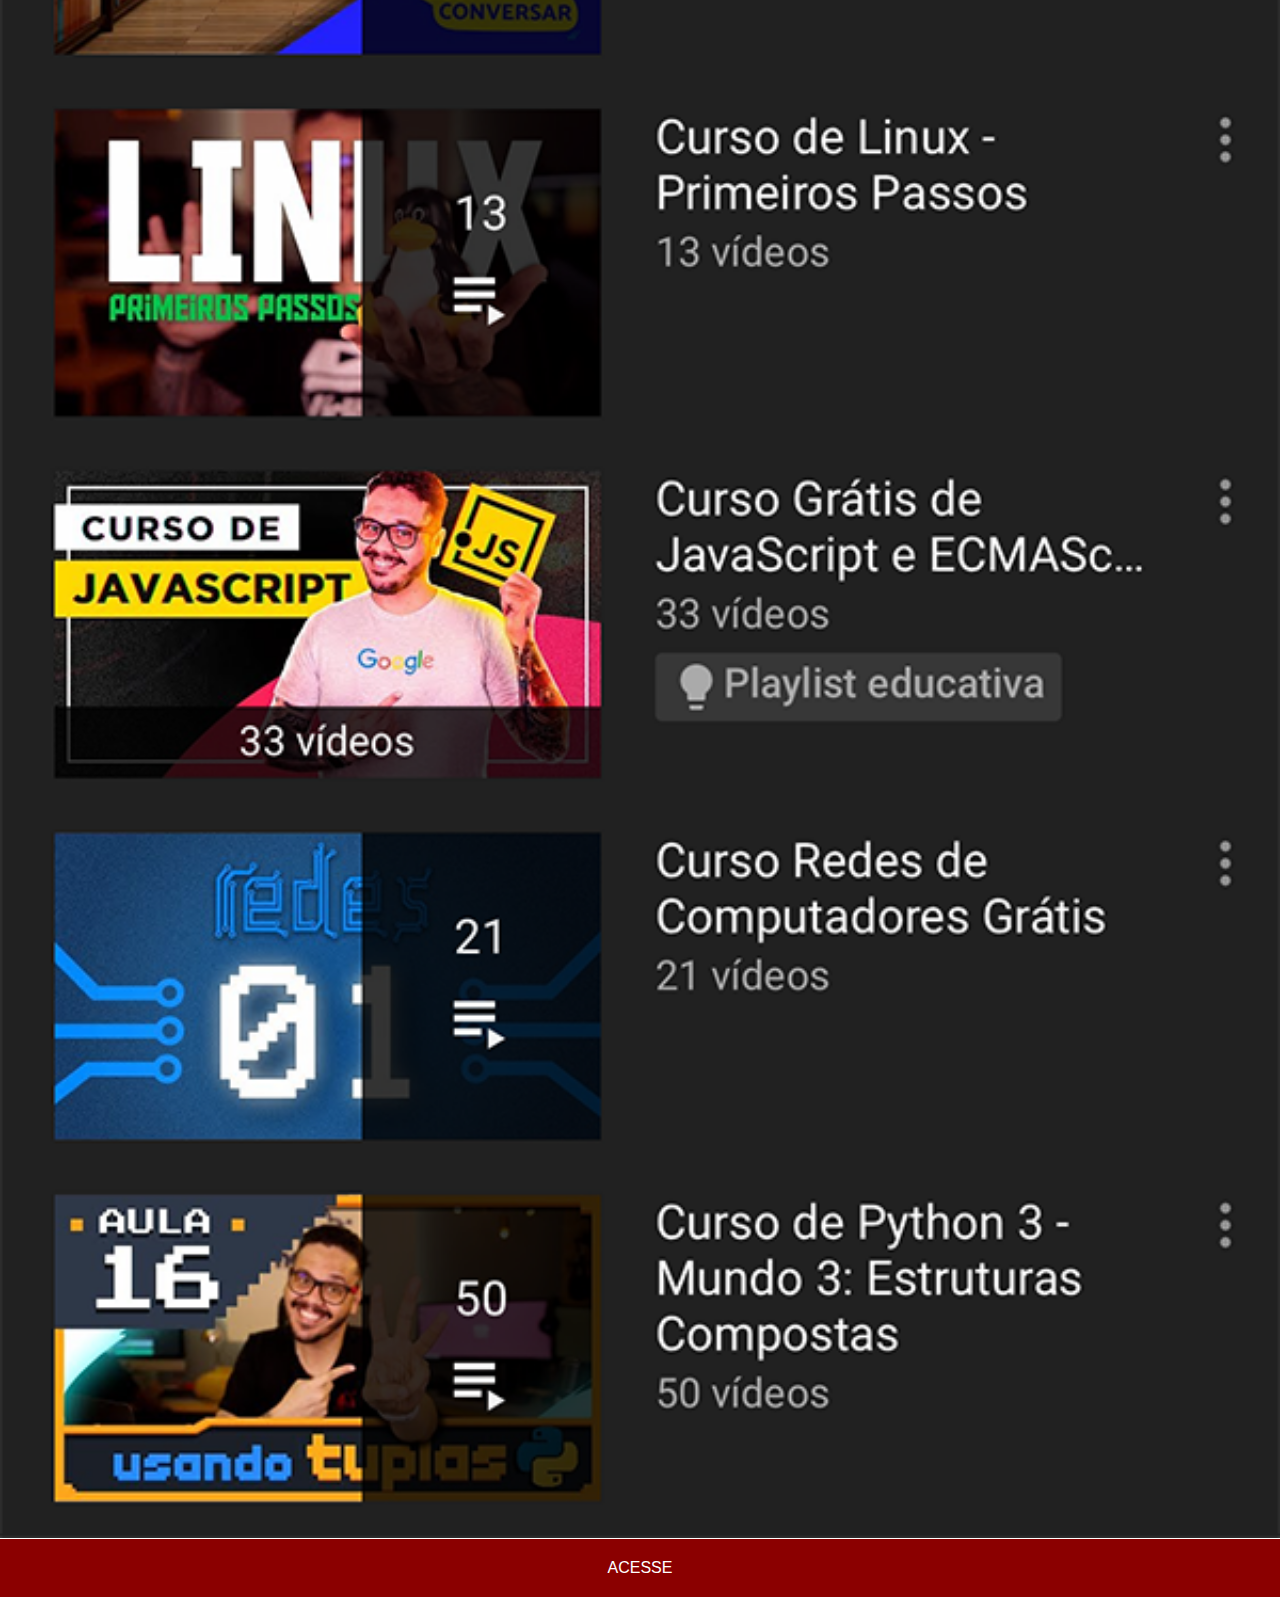
<file: youtube.html>
<!DOCTYPE html>
<html lang="pt-br">
<head>
    <meta charset="UTF-8">
    <meta http-equiv="X-UA-Compatible" content="IE=edge">
    <meta name="viewport" content="width=device-width, initial-scale=1.0">
    <title>Youtube</title>
    <style>
        *{
            margin: 0;
            padding: 0;
        }

        ::-webkit-scrollbar{
            width: 0px;
            height: 0px;
        }

        img{
            width: 100vw;
            margin-bottom: -3px;
        }

        a{
            font-family: 'Franklin Gothic Medium', 'Arial Narrow', Arial, sans-serif;
            display: block;
            background-color: darkred;
            padding: 20px;
            text-align: center;
            text-decoration: none;
            color: white;
        }
    </style>
</head>
<body>
    <img src="imagens/tela-youtube.png" alt="Youtube">
    <a href="https://www.youtube.com/c/CursoemV%C3%ADdeo" target="_blank"> ACESSE </a>
</body>
</html>
</file>
<file: estilo/style.css>
@charset "UTF-8";

* {
    margin: 0;
    padding: 0;
    font-family: Arial, Helvetica, sans-serif;
}

html, body{
    height: 100vh;
    width: 100vw;
}

body{
    background: url("../imagens/fundo-madeira.jpg") no-repeat top center;
    background-size: cover;
    background-attachment: fixed;
}

main{
    position: relative;
    height: 100vh;
}

section#telefone{
    /* Centraliza totalmente */
    position: absolute;
    top: 50%;
    left: 50%;
    transform: translate(-50%, -50%);

    height: 627px;
    width: 311px;
    background: url("../imagens/frame-iphone.png") no-repeat;
}

iframe#tela{
    position: relative;
    top: 80px;
    left: 22px;
    width: 267px;
    height: 471px;
}

section#redes-sociais{
    text-align: right;
}

section#redes-sociais img{
    width: 50px;
    margin: 10px;
    border-radius: 50%;
    box-shadow: 2px 2px 5px rgba(0, 0, 0, 0.505);
}

section#redes-sociais img:hover{
    border: 2px solid white;
    transform: translate(-10px, 3px);
    box-shadow: 5px 5px 10px rgba(0, 0, 0, 0.39);
    transition: transform 0.6s, border .5s;
}
</file>
